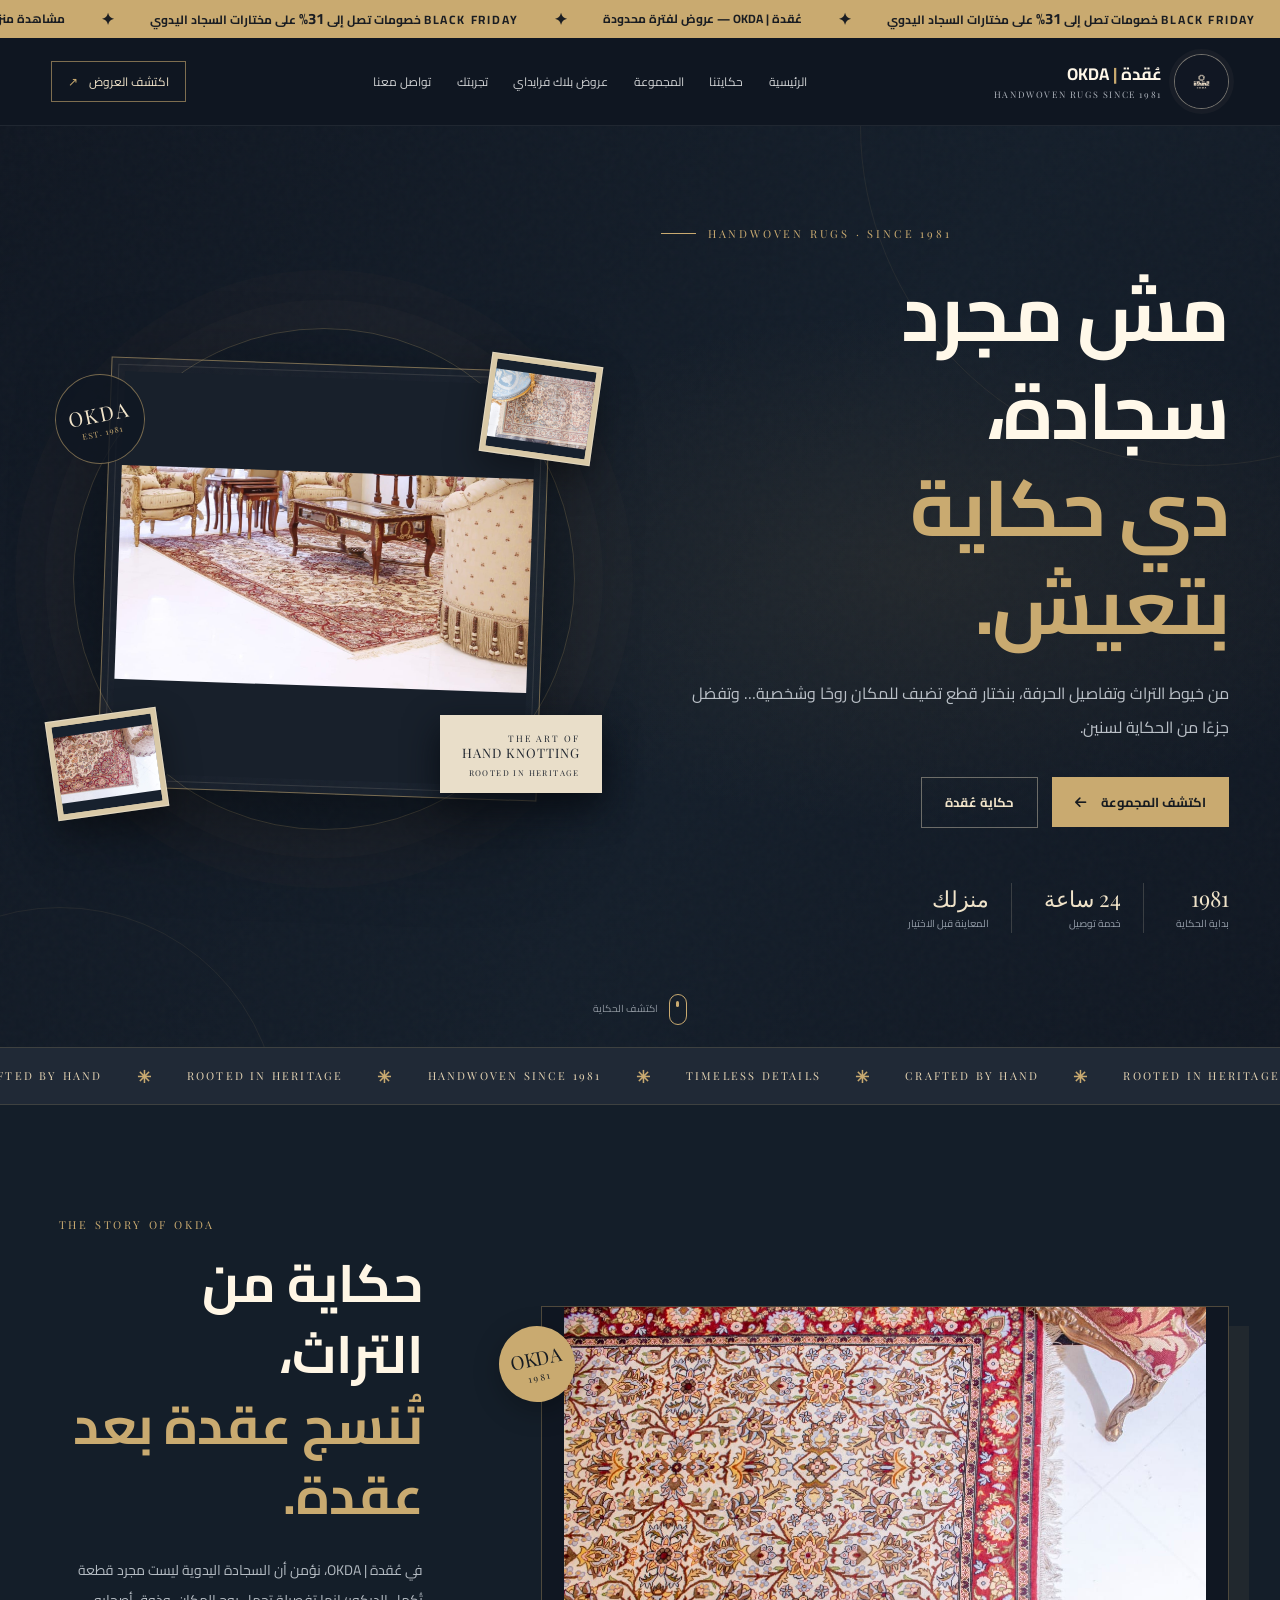
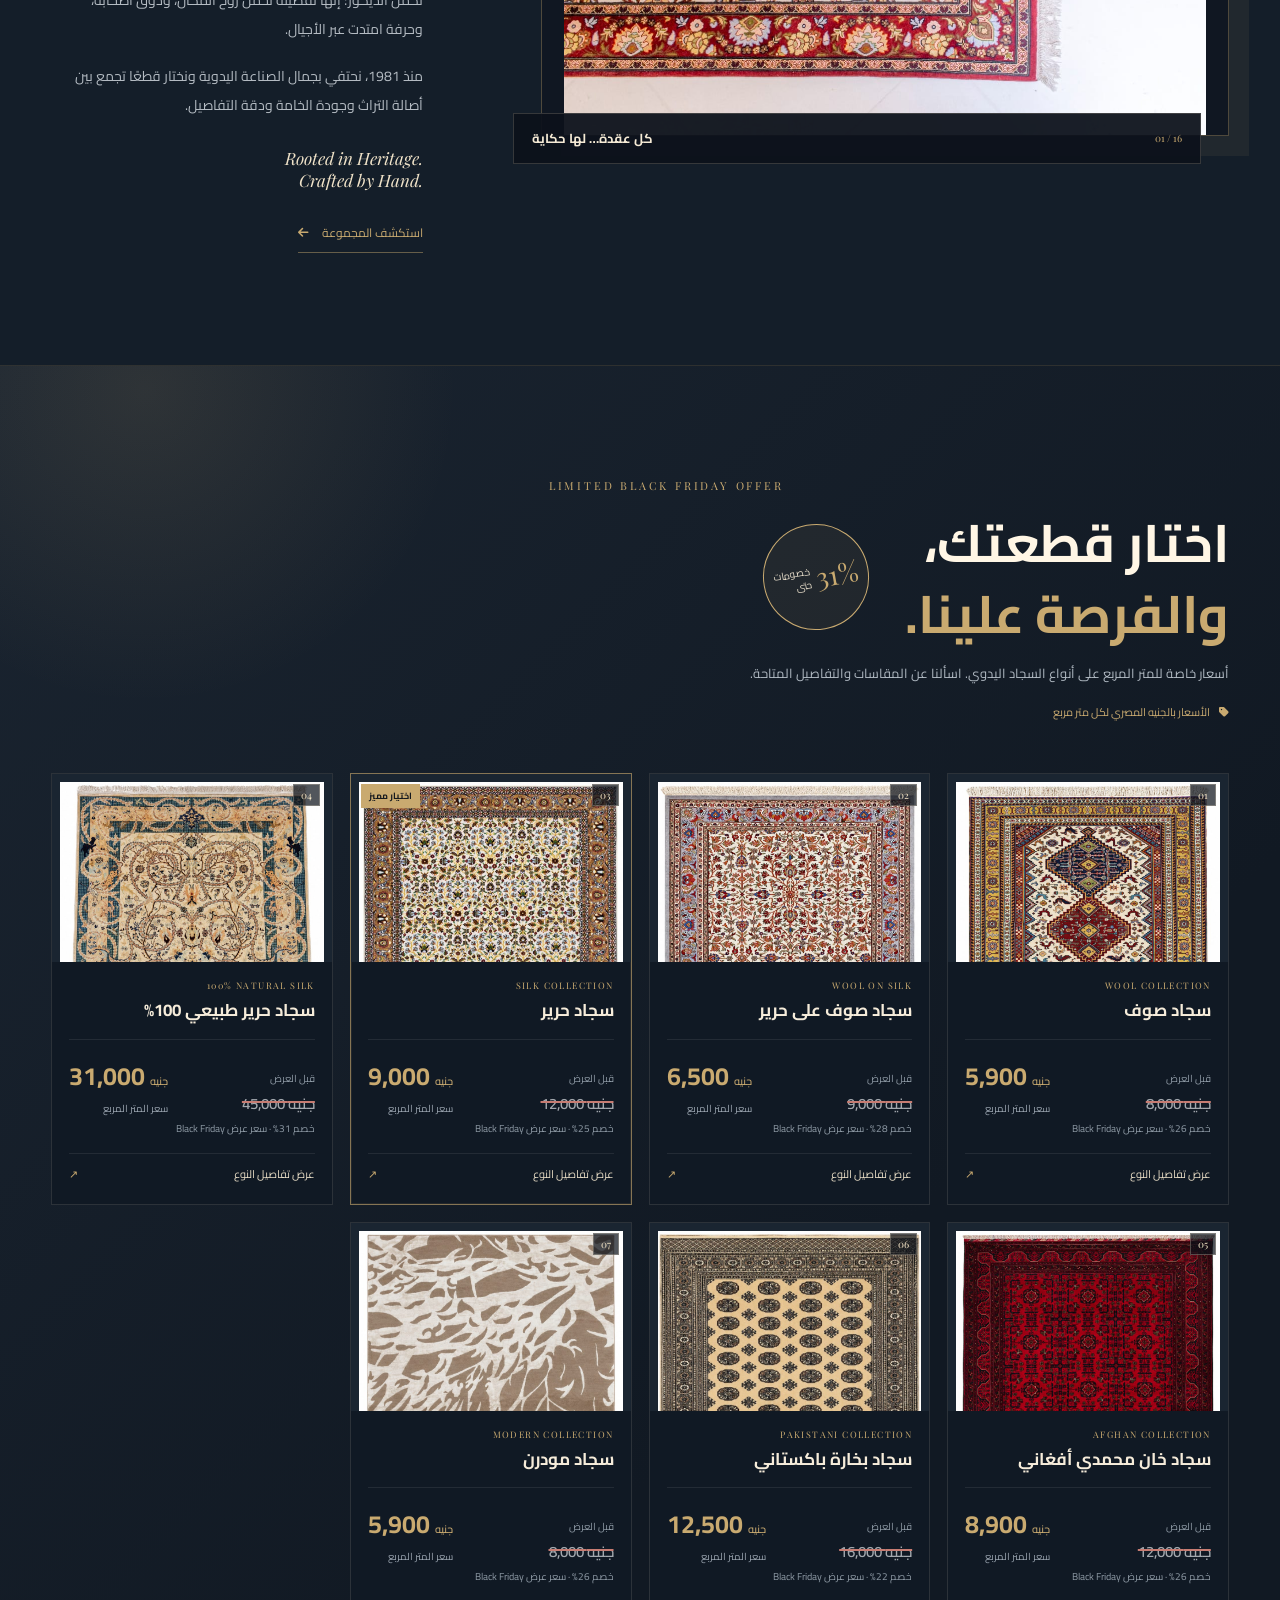
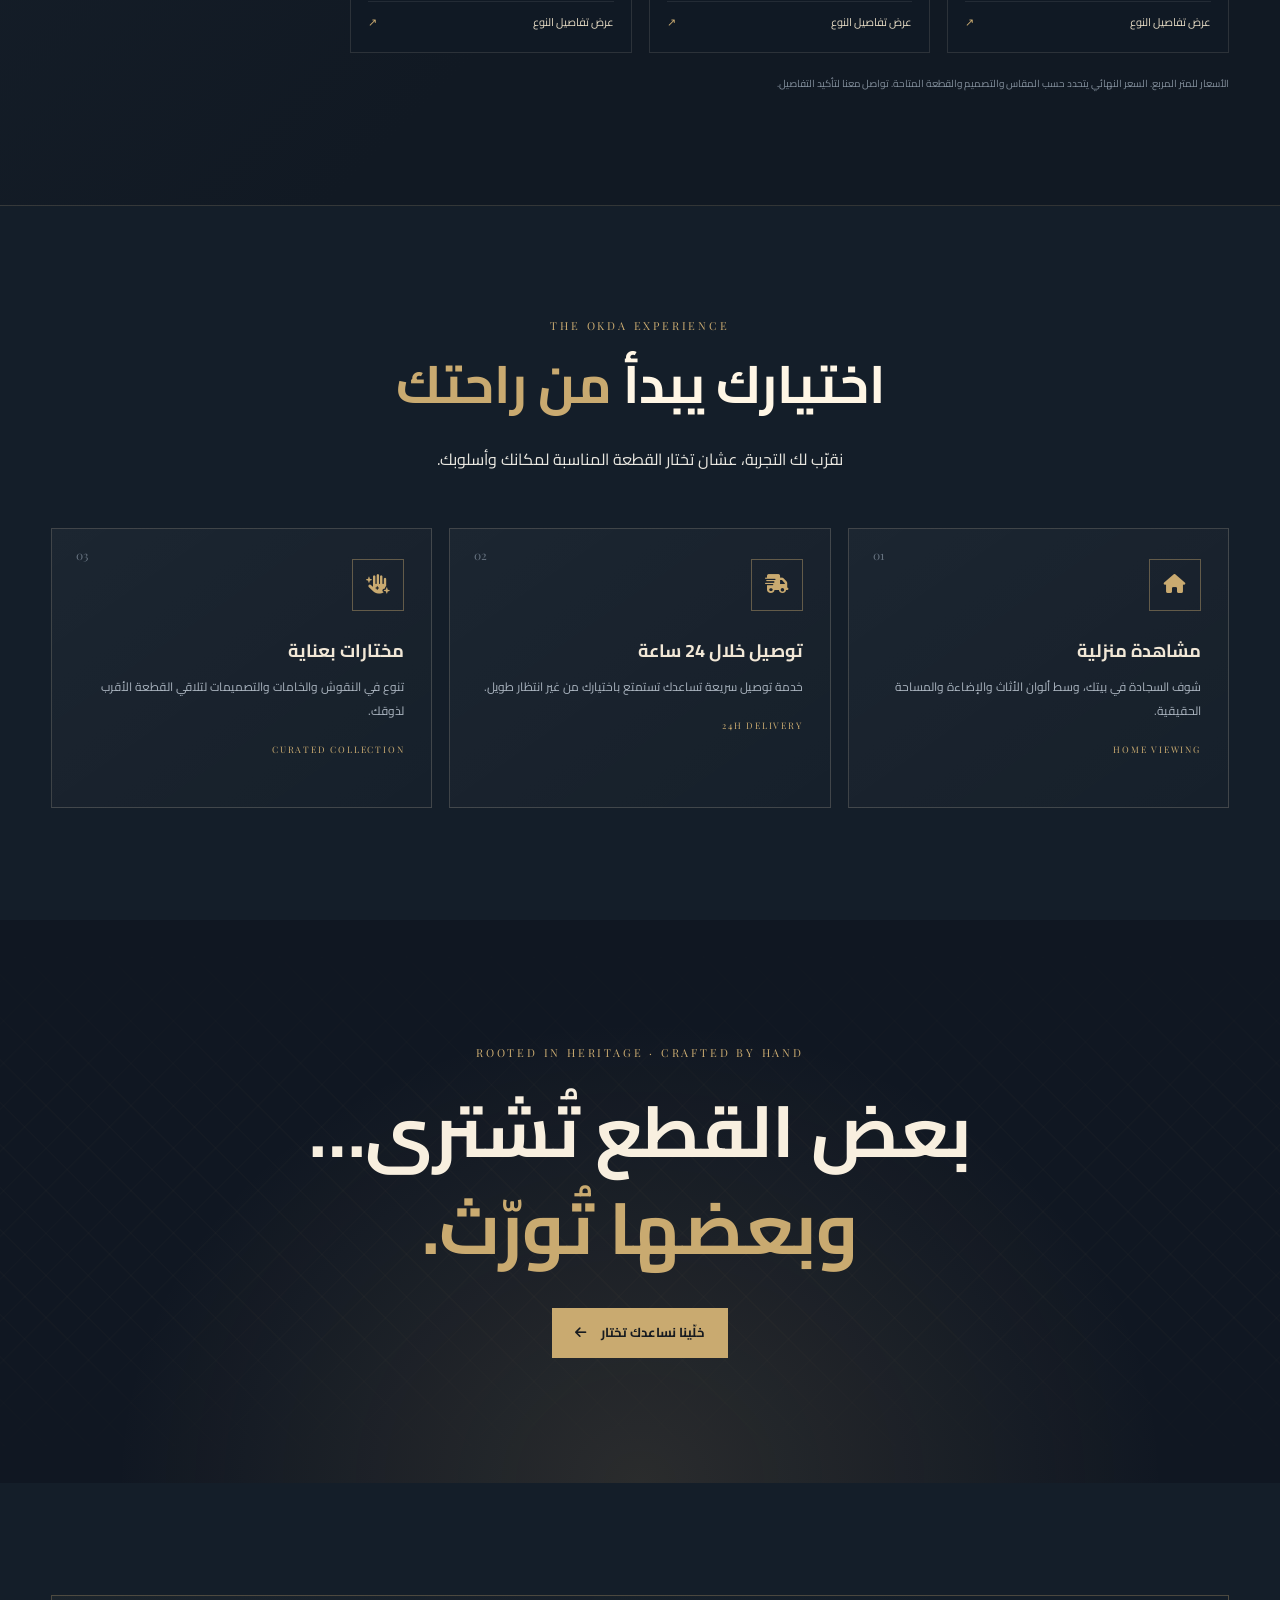
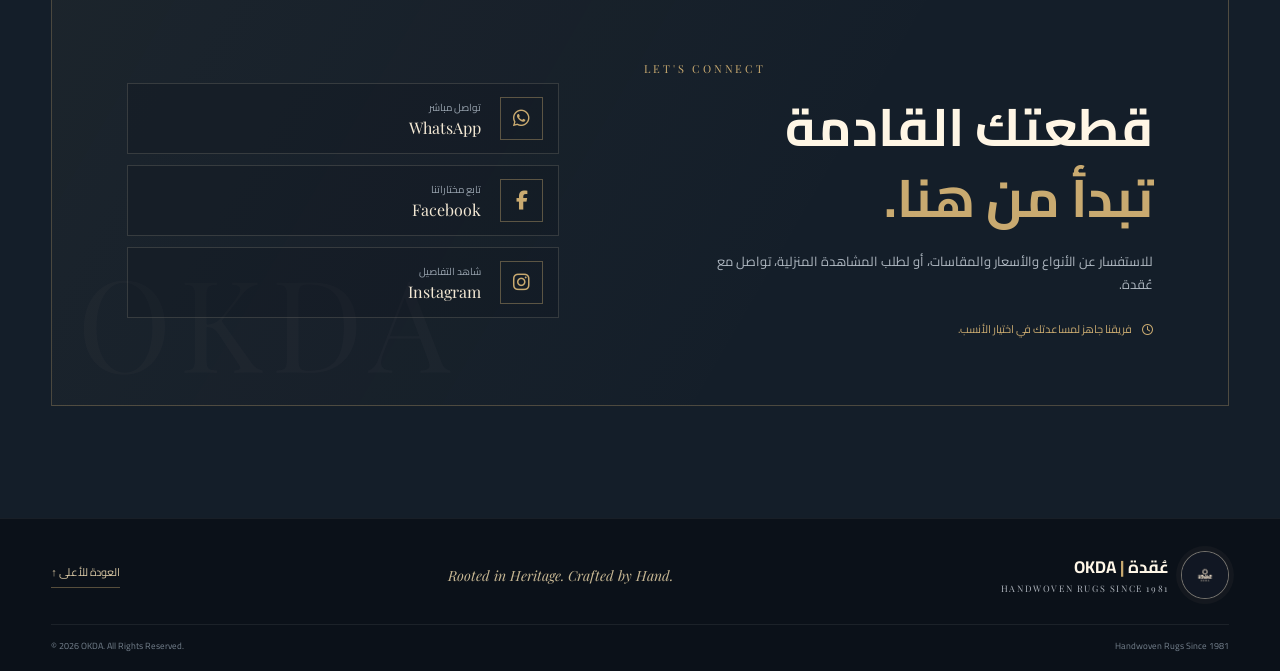
<file: index.html>
<!DOCTYPE html>
<html lang="ar" dir="rtl">
<head>
  <meta charset="UTF-8">
  <meta name="viewport" content="width=device-width, initial-scale=1.0">
  <meta name="theme-color" content="#121823">
  <title>عُقدة | OKDA — سجاد يدوي منذ 1981</title>
  <meta name="description" content="عُقدة | OKDA — سجاد يدوي منذ 1981. اكتشف السجاد اليدوي، واستفد من عروض Black Friday، مع خدمة المشاهدة المنزلية والتوصيل خلال 24 ساعة.">
  <meta name="robots" content="index, follow">
  <link rel="canonical" href="https://alhassan2005.github.io/okda-website/">
  <meta property="og:title" content="عُقدة | OKDA — Handwoven Rugs Since 1981">
  <meta property="og:description" content="Rooted in Heritage. Crafted by Hand. اكتشف أنواع السجاد اليدوي وعروض عُقدة.">
  <meta property="og:type" content="website">
  <meta property="og:url" content="https://alhassan2005.github.io/okda-website/">
  <meta property="og:image" content="https://alhassan2005.github.io/okda-website/images/Logo.jpeg">
  <meta property="og:site_name" content="عُقدة | OKDA">
  <link rel="icon" href="images/Logo.jpeg">
  <link rel="preconnect" href="https://fonts.googleapis.com">
  <link rel="preconnect" href="https://fonts.gstatic.com" crossorigin>
  <link href="https://fonts.googleapis.com/css2?family=Cairo:wght@400;500;600;700;800&family=Playfair+Display:wght@500;600;700&display=swap" rel="stylesheet">
  <link rel="stylesheet" href="https://cdnjs.cloudflare.com/ajax/libs/font-awesome/6.7.2/css/all.min.css">
  <link rel="stylesheet" href="style.css">
  <script type="application/ld+json">
  {
    "@context": "https://schema.org",
    "@type": "Organization",
    "name": "عُقدة | OKDA",
    "url": "https://alhassan2005.github.io/okda-website/",
    "logo": "https://alhassan2005.github.io/okda-website/images/Logo.jpeg",
    "description": "Handwoven Rugs Since 1981. Rooted in Heritage. Crafted by Hand."
  }
  </script>
</head>
<body>
  <div class="scroll-progress" id="scrollProgress"></div>

  <!-- Black Friday announcement -->
  <a class="sale-ribbon" href="#offers" aria-label="انتقل مباشرة إلى عروض بلاك فرايداي" title="اضغط لاستكشاف عروض بلاك فرايداي">
    <div class="sale-ribbon__track">
      <span><b>BLACK FRIDAY</b> خصومات تصل إلى <strong>31%</strong> على مختارات السجاد اليدوي</span>
      <i>✦</i>
      <span>عُقدة | OKDA — عروض لفترة محدودة</span>
      <i>✦</i>
      <span><b>BLACK FRIDAY</b> خصومات تصل إلى <strong>31%</strong> على مختارات السجاد اليدوي</span>
      <i>✦</i>
      <span>مشاهدة منزلية • توصيل خلال 24 ساعة</span>
      <i>✦</i>
    </div>
  </a>

  <header class="site-header" id="navbar">
    <div class="container header-inner">
      <a href="#home" class="brand" aria-label="عُقدة الصفحة الرئيسية">
        <span class="brand__logo"><img src="images/Logo.jpeg" alt="شعار عُقدة OKDA"></span>
        <span class="brand__copy"><strong>عُقدة <em>|</em> OKDA</strong><small>HANDWOVEN RUGS SINCE 1981</small></span>
      </a>
      <nav class="main-nav" id="navLinks" aria-label="القائمة الرئيسية">
        <a href="#home">الرئيسية</a>
        <a href="#story">حكايتنا</a>
        <a href="#offers">المجموعة</a>
        <a href="#offers">عروض بلاك فرايداي</a>
        <a href="#experience">تجربتك</a>
        <a href="#contact">تواصل معنا</a>
      </nav>
      <a class="header-cta" href="#offers">اكتشف العروض <span>↗</span></a>
      <button class="menu-toggle" id="menuBtn" aria-label="فتح القائمة" aria-expanded="false"><span></span><span></span><span></span></button>
    </div>
  </header>

  <main>
    <!-- Hero -->
    <section class="hero" id="home">
      <div class="hero-grain"></div>
      <div class="hero-orbit hero-orbit--one"></div>
      <div class="hero-orbit hero-orbit--two"></div>
      <div class="container hero-layout">
        <div class="hero-copy reveal">
          <p class="eyebrow"><span></span> HANDWOVEN RUGS · SINCE 1981</p>
          <h1>مش مجرد سجادة،<br><span>دي حكاية بتعيش.</span></h1>
          <p class="hero-lead">من خيوط التراث وتفاصيل الحرفة، بنختار قطع تضيف للمكان روحًا وشخصية… وتفضل جزءًا من الحكاية لسنين.</p>
          <div class="hero-actions">
            <a class="button button--gold" href="#offers">اكتشف المجموعة <i class="fa-solid fa-arrow-left"></i></a>
            <a class="button button--ghost" href="#story">حكاية عُقدة</a>
          </div>
          <div class="hero-proof">
            <div><strong>1981</strong><span>بداية الحكاية</span></div>
            <div><strong>24 ساعة</strong><span>خدمة توصيل</span></div>
            <div><strong>منزلك</strong><span>المعاينة قبل الاختيار</span></div>
          </div>
        </div>
        <div class="hero-art reveal reveal-delay">
          <div class="hero-art__halo"></div>
          <div class="hero-art__frame">
            <img class="hero-art__main" src="images/image16.jpeg" alt="سجادة يدوية ضمن مجموعة عُقدة" fetchpriority="high">
          </div>
          <div class="hero-art__tag"><span>THE ART OF</span><strong>HAND KNOTTING</strong><small>ROOTED IN HERITAGE</small></div>
          <div class="hero-art__stamp"><span>OKDA</span><small>EST. 1981</small></div>
          <div class="hero-art__mini hero-art__mini--top"><img src="images/image11.jpeg" alt="تفاصيل نسيج سجادة يدوية"></div>
          <div class="hero-art__mini hero-art__mini--bottom"><img src="images/image23.jpeg" alt="تفاصيل تصميم سجادة من مجموعة عُقدة"></div>
        </div>
      </div>
      <a href="#story" class="scroll-cue"><span></span> اكتشف الحكاية</a>
    </section>

    <!-- Brand strip -->
    <div class="craft-strip"><div class="craft-strip__track"><span>ROOTED IN HERITAGE</span><b>✳</b><span>CRAFTED BY HAND</span><b>✳</b><span>TIMELESS DETAILS</span><b>✳</b><span>HANDWOVEN SINCE 1981</span><b>✳</b><span>ROOTED IN HERITAGE</span><b>✳</b><span>CRAFTED BY HAND</span><b>✳</b></div></div>

    <!-- Story -->
    <section class="story-section section-pad" id="story">
      <div class="container story-grid">
        <div class="story-media reveal">
          <div class="story-slider" id="aboutSlider">
            <img src="images/image20.jpeg" alt="سجادة يدوية من مجموعة عُقدة" loading="lazy">
            <img src="images/image11.jpeg" alt="تفاصيل سجادة يدوية من عُقدة" loading="lazy">
            <img src="images/image18.jpeg" alt="سجادة يدوية في مساحة معيشة" loading="lazy">
            <img src="images/image15.jpeg" alt="سجادة كلاسيكية ضمن مختارات عُقدة" loading="lazy">
            <img src="images/image13.jpeg" alt="تفاصيل سجادة شرقية" loading="lazy">
            <img src="images/image7.jpeg" alt="سجادة يدوية في غرفة معيشة" loading="lazy">
            <img src="images/image8.jpeg" alt="سجادة يدوية بتصميم هادئ" loading="lazy">
            <img src="images/image9.jpeg" alt="سجادة فاتحة ضمن مجموعة عُقدة" loading="lazy">
            <img src="images/image10.jpeg" alt="تفاصيل سجادة يدوية" loading="lazy">
            <img src="images/image16.jpeg" alt="سجادة كلاسيكية في منزل" loading="lazy">
            <img src="images/image12.jpeg" alt="سجادة يدوية بتصميم معاصر" loading="lazy">
            <img src="images/image17.jpeg" alt="سجادة ضمن ديكور منزلي" loading="lazy">
            <img src="images/image19.jpeg" alt="تفاصيل نقوش سجادة يدوية" loading="lazy">
            <img src="images/image21.jpeg" alt="سجادة في مجلس كلاسيكي" loading="lazy">
            <img src="images/image22.jpeg" alt="سجادة يدوية في مساحة داخلية" loading="lazy">
            <img src="images/image23.jpeg" alt="تفاصيل سجادة شرقية يدوية" loading="lazy">
          </div>
          <div class="story-media__caption"><span>01 / 16</span><strong>كل عقدة… لها حكاية</strong></div>
          <div class="story-media__seal">OKDA <span>1981</span></div>
        </div>
        <div class="story-copy reveal reveal-delay">
          <p class="section-kicker">THE STORY OF OKDA</p>
          <h2>حكاية من التراث،<br><span>تُنسج عقدة بعد عقدة.</span></h2>
          <p>في عُقدة | OKDA، نؤمن أن السجادة اليدوية ليست مجرد قطعة تُكمل الديكور؛ إنها تفصيلة تحمل روح المكان، وذوق أصحابه، وحرفة امتدت عبر الأجيال.</p>
          <p>منذ 1981، نحتفي بجمال الصناعة اليدوية ونختار قطعًا تجمع بين أصالة التراث وجودة الخامة ودقة التفاصيل.</p>
          <div class="story-signature"><span>Rooted in Heritage.</span><span>Crafted by Hand.</span></div>
          <a class="text-link" href="#offers">استكشف المجموعة <i class="fa-solid fa-arrow-left"></i></a>
        </div>
      </div>
    </section>

    <!-- Black Friday prices -->
    <section class="offers-section section-pad" id="offers">
      <div class="offers-glow"></div>
      <div class="container offers-container">
        <div class="offers-heading reveal">
          <p class="section-kicker">LIMITED BLACK FRIDAY OFFER</p>
          <div class="offers-title-line"><h2>اختار قطعتك،<br><span>والفرصة علينا.</span></h2><div class="discount-seal"><strong>31%</strong><span>خصومات<br>حتى</span></div></div>
          <p>أسعار خاصة للمتر المربع على أنواع السجاد اليدوي. اسألنا عن المقاسات والتفاصيل المتاحة.</p>
          <div class="offer-note"><i class="fa-solid fa-tag"></i> الأسعار بالجنيه المصري لكل متر مربع</div>
        </div>
        <div class="price-grid" id="priceGrid">
          <a class="price-card reveal" data-category="wool" href="products/wool.html" aria-label="عرض تفاصيل سجاد صوف">
            <div class="price-card__image"><img src="images/wool.jpeg" alt="سجادة من مختارات الصوف" loading="lazy"><span>01</span></div>
            <div class="price-card__body"><p class="price-card__type">WOOL COLLECTION</p><h3>سجاد صوف</h3><div class="price-card__price"><div class="price-card__old-price"><span>قبل العرض</span><del>8,000 جنيه</del></div><div class="price-card__current-price"><strong>5,900 <small>جنيه</small></strong><span>سعر المتر المربع</span></div></div><p class="price-card__fine">خصم 26% · سعر عرض Black Friday</p><span class="price-card__detail">عرض تفاصيل النوع <i>↗</i></span></div>
          </a>
          <a class="price-card reveal reveal-delay" data-category="wool-silk" href="products/wool-on-silk.html" aria-label="عرض تفاصيل سجاد صوف على حرير">
            <div class="price-card__image"><img src="images/wool on silk.jpeg" alt="سجادة من مختارات الصوف على حرير" loading="lazy"><span>02</span></div>
            <div class="price-card__body"><p class="price-card__type">WOOL ON SILK</p><h3>سجاد صوف على حرير</h3><div class="price-card__price"><div class="price-card__old-price"><span>قبل العرض</span><del>9,000 جنيه</del></div><div class="price-card__current-price"><strong>6,500 <small>جنيه</small></strong><span>سعر المتر المربع</span></div></div><p class="price-card__fine">خصم 28% · سعر عرض Black Friday</p><span class="price-card__detail">عرض تفاصيل النوع <i>↗</i></span></div>
          </a>
          <a class="price-card price-card--featured reveal" data-category="silk" href="products/silk.html" aria-label="عرض تفاصيل سجاد حرير">
            <div class="price-card__image"><img src="images/cotton.jpeg" alt="سجادة من مختارات الحرير" loading="lazy"><span>03</span><b>اختيار مميز</b></div>
            <div class="price-card__body"><p class="price-card__type">SILK COLLECTION</p><h3>سجاد حرير</h3><div class="price-card__price"><div class="price-card__old-price"><span>قبل العرض</span><del>12,000 جنيه</del></div><div class="price-card__current-price"><strong>9,000 <small>جنيه</small></strong><span>سعر المتر المربع</span></div></div><p class="price-card__fine">خصم 25% · سعر عرض Black Friday</p><span class="price-card__detail">عرض تفاصيل النوع <i>↗</i></span></div>
          </a>
          <a class="price-card reveal" data-category="natural-silk" href="products/natural-silk.html" aria-label="عرض تفاصيل سجاد حرير طبيعي 100%">
            <div class="price-card__image"><img src="images/silk.jpeg" alt="سجادة من مختارات الحرير الطبيعي" loading="lazy"><span>04</span></div>
            <div class="price-card__body"><p class="price-card__type">100% NATURAL SILK</p><h3>سجاد حرير طبيعي 100%</h3><div class="price-card__price"><div class="price-card__old-price"><span>قبل العرض</span><del>45,000 جنيه</del></div><div class="price-card__current-price"><strong>31,000 <small>جنيه</small></strong><span>سعر المتر المربع</span></div></div><p class="price-card__fine">خصم 31% · سعر عرض Black Friday</p><span class="price-card__detail">عرض تفاصيل النوع <i>↗</i></span></div>
          </a>
          <a class="price-card reveal reveal-delay" data-category="khan" href="products/khan-mohammadi-afghani.html" aria-label="عرض تفاصيل سجاد خان محمدي أفغاني">
            <div class="price-card__image"><img src="images/khan mohammadi.jpeg" alt="سجادة من مختارات خان محمدي الأفغاني" loading="lazy"><span>05</span></div>
            <div class="price-card__body"><p class="price-card__type">AFGHAN COLLECTION</p><h3>سجاد خان محمدي أفغاني</h3><div class="price-card__price"><div class="price-card__old-price"><span>قبل العرض</span><del>12,000 جنيه</del></div><div class="price-card__current-price"><strong>8,900 <small>جنيه</small></strong><span>سعر المتر المربع</span></div></div><p class="price-card__fine">خصم 26% · سعر عرض Black Friday</p><span class="price-card__detail">عرض تفاصيل النوع <i>↗</i></span></div>
          </a>
          <a class="price-card reveal" data-category="bukhara" href="products/bukhara-pakistani.html" aria-label="عرض تفاصيل سجاد بخارة باكستاني">
            <div class="price-card__image"><img src="images/bukhara.jpeg" alt="سجادة من مختارات بخارة باكستاني" loading="lazy"><span>06</span></div>
            <div class="price-card__body"><p class="price-card__type">PAKISTANI COLLECTION</p><h3>سجاد بخارة باكستاني</h3><div class="price-card__price"><div class="price-card__old-price"><span>قبل العرض</span><del>16,000 جنيه</del></div><div class="price-card__current-price"><strong>12,500 <small>جنيه</small></strong><span>سعر المتر المربع</span></div></div><p class="price-card__fine">خصم 22% · سعر عرض Black Friday</p><span class="price-card__detail">عرض تفاصيل النوع <i>↗</i></span></div>
          </a>
          <a class="price-card reveal reveal-delay" data-category="modern" href="products/modern.html" aria-label="عرض تفاصيل سجاد مودرن">
            <div class="price-card__image"><img src="images/modern.jpeg" alt="سجادة من مجموعة المودرن" loading="lazy"><span>07</span></div>
            <div class="price-card__body"><p class="price-card__type">MODERN COLLECTION</p><h3>سجاد مودرن</h3><div class="price-card__price"><div class="price-card__old-price"><span>قبل العرض</span><del>8,000 جنيه</del></div><div class="price-card__current-price"><strong>5,900 <small>جنيه</small></strong><span>سعر المتر المربع</span></div></div><p class="price-card__fine">خصم 26% · سعر عرض Black Friday</p><span class="price-card__detail">عرض تفاصيل النوع <i>↗</i></span></div>
          </a>
        </div>
        <p class="prices-disclaimer">الأسعار للمتر المربع. السعر النهائي يتحدد حسب المقاس والتصميم والقطعة المتاحة. تواصل معنا لتأكيد التفاصيل.</p>
      </div>
    </section>

    <!-- Experience -->
    <section class="experience-section section-pad" id="experience">
      <div class="container">
        <div class="section-head section-head--center reveal"><div><p class="section-kicker">THE OKDA EXPERIENCE</p><h2>اختيارك يبدأ <span>من راحتك</span></h2></div><p>نقرّب لك التجربة، عشان تختار القطعة المناسبة لمكانك وأسلوبك.</p></div>
        <div class="experience-grid">
          <article class="experience-card reveal"><span class="experience-card__number">01</span><div class="experience-card__icon"><i class="fa-solid fa-house"></i></div><h3>مشاهدة منزلية</h3><p>شوف السجادة في بيتك، وسط ألوان الأثاث والإضاءة والمساحة الحقيقية.</p><small>HOME VIEWING</small></article>
          <article class="experience-card reveal reveal-delay"><span class="experience-card__number">02</span><div class="experience-card__icon"><i class="fa-solid fa-truck-fast"></i></div><h3>توصيل خلال 24 ساعة</h3><p>خدمة توصيل سريعة تساعدك تستمتع باختيارك من غير انتظار طويل.</p><small>24H DELIVERY</small></article>
          <article class="experience-card reveal"><span class="experience-card__number">03</span><div class="experience-card__icon"><i class="fa-solid fa-hand-sparkles"></i></div><h3>مختارات بعناية</h3><p>تنوع في النقوش والخامات والتصميمات لتلاقي القطعة الأقرب لذوقك.</p><small>CURATED COLLECTION</small></article>
        </div>
      </div>
    </section>

    <!-- Brand statement -->
    <section class="statement-section">
      <div class="statement-pattern"></div>
      <div class="container statement-content reveal">
        <p class="section-kicker">ROOTED IN HERITAGE · CRAFTED BY HAND</p>
        <h2>بعض القطع تُشترى…<br><span>وبعضها تُورّث.</span></h2>
        <a class="button button--gold" href="#contact">خلّينا نساعدك تختار <i class="fa-solid fa-arrow-left"></i></a>
      </div>
    </section>

    <!-- Contact -->
    <section class="contact-section section-pad" id="contact">
      <div class="container contact-panel">
        <div class="contact-copy reveal"><p class="section-kicker">LET'S CONNECT</p><h2>قطعتك القادمة<br><span>تبدأ من هنا.</span></h2><p>للاستفسار عن الأنواع والأسعار والمقاسات، أو لطلب المشاهدة المنزلية، تواصل مع عُقدة.</p><div class="contact-promise"><i class="fa-regular fa-clock"></i> فريقنا جاهز لمساعدتك في اختيار الأنسب.</div></div>
        <div class="contact-links reveal reveal-delay">
          <a href="https://wa.me/201222663171" target="_blank" rel="noopener" class="contact-link"><span class="contact-link__icon"><i class="fa-brands fa-whatsapp"></i></span><span><small>تواصل مباشر</small><strong>WhatsApp</strong></span><i class="fa-solid fa-arrow-up-left-from-circle"></i></a>
          <a href="https://www.facebook.com/share/1HsdVwJ2Lc/" target="_blank" rel="noopener" class="contact-link"><span class="contact-link__icon"><i class="fa-brands fa-facebook-f"></i></span><span><small>تابع مختاراتنا</small><strong>Facebook</strong></span><i class="fa-solid fa-arrow-up-left-from-circle"></i></a>
          <a href="https://www.instagram.com/okda.carpet?exln=OG5kMmdsbGdleWFt" target="_blank" rel="noopener" class="contact-link"><span class="contact-link__icon"><i class="fa-brands fa-instagram"></i></span><span><small>شاهد التفاصيل</small><strong>Instagram</strong></span><i class="fa-solid fa-arrow-up-left-from-circle"></i></a>
        </div>
      </div>
    </section>
  </main>

  <footer class="site-footer">
    <div class="container footer-top">
      <a href="#home" class="brand brand--footer"><span class="brand__logo"><img src="images/Logo.jpeg" alt="شعار عُقدة"></span><span class="brand__copy"><strong>عُقدة <em>|</em> OKDA</strong><small>HANDWOVEN RUGS SINCE 1981</small></span></a>
      <p>Rooted in Heritage. Crafted by Hand.</p>
      <a href="#home" class="back-top">العودة للأعلى ↑</a>
    </div>
    <div class="container footer-bottom"><span>© <span id="year">2026</span> OKDA. All Rights Reserved.</span><span>Handwoven Rugs Since 1981</span></div>
  </footer>

  <script src="script.js"></script>
</body>
</html>
</file>
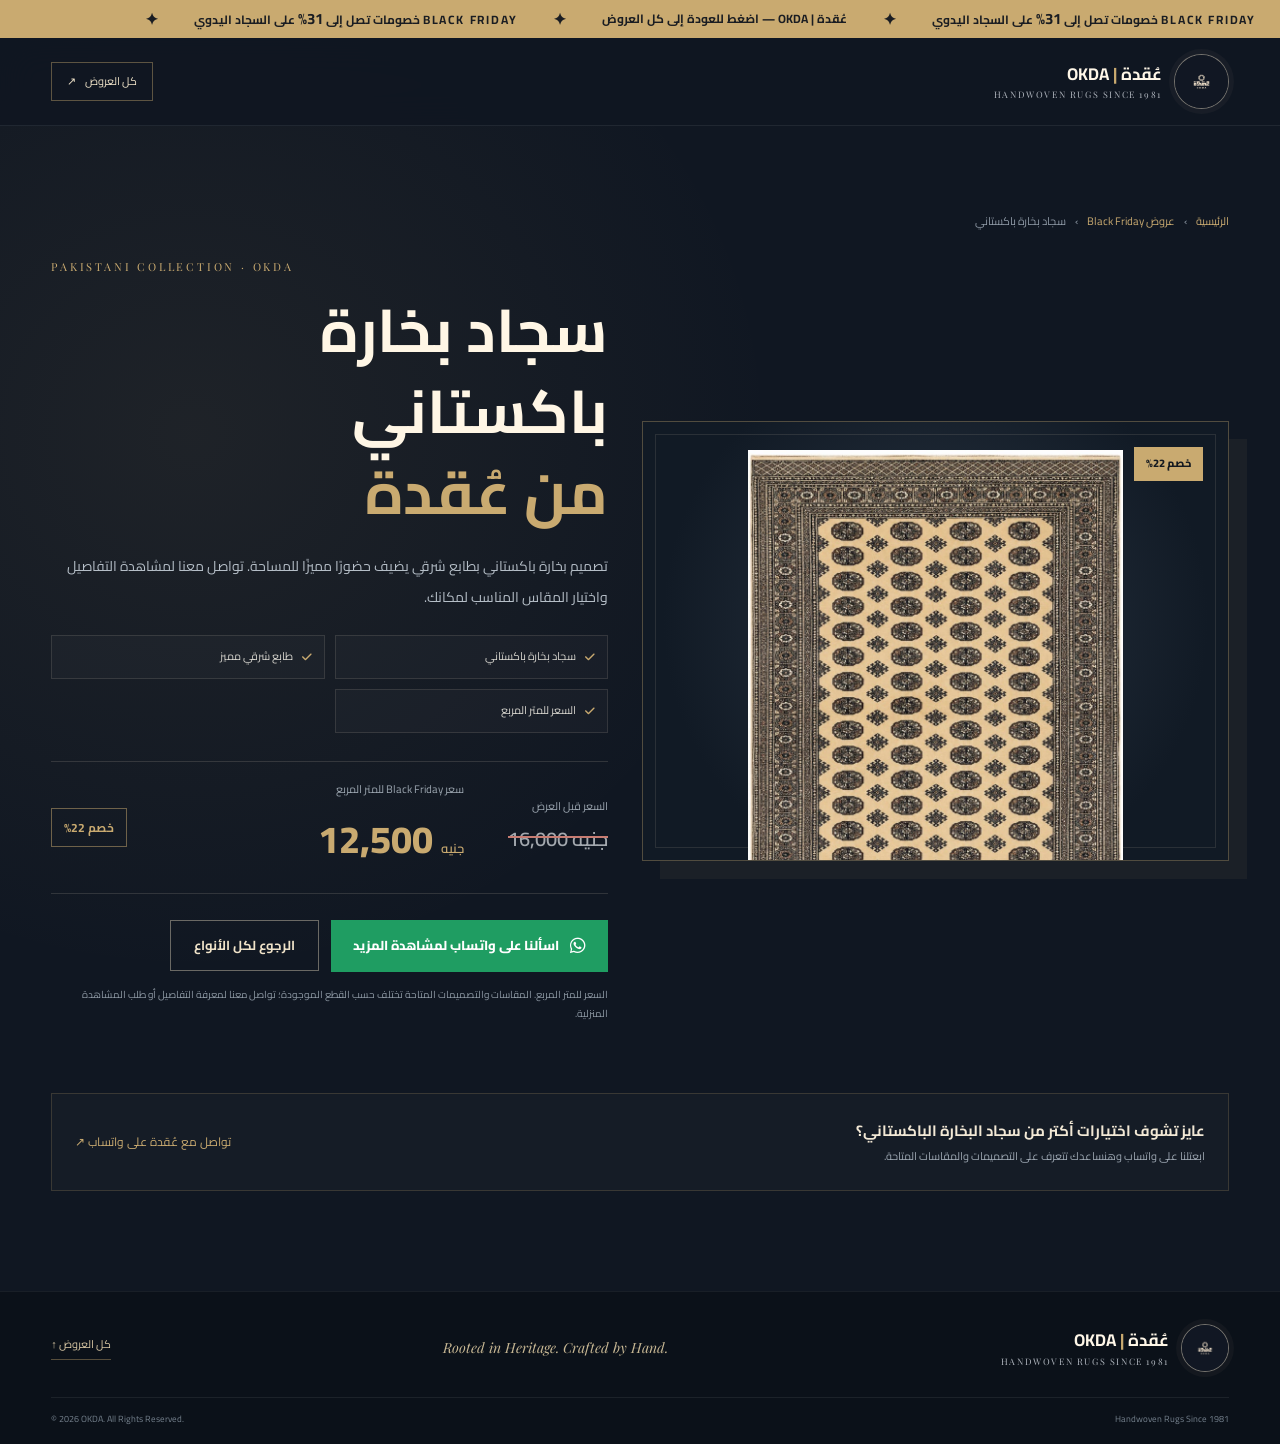
<file: products/bukhara-pakistani.html>
<!DOCTYPE html>
<html lang="ar" dir="rtl">
<head>
  <meta charset="UTF-8">
  <meta name="viewport" content="width=device-width, initial-scale=1.0">
  <meta name="theme-color" content="#121823">
  <title>سجاد بخارة باكستاني | عُقدة OKDA - سعر المتر وعروض Black Friday</title>
  <meta name="description" content="اكتشف سجاد بخارة باكستاني من عُقدة OKDA. سعر المتر المربع 12,500 جنيه بدلًا من 16,000 جنيه ضمن عروض Black Friday. تواصل معنا عبر واتساب لمعرفة المقاسات والتفاصيل.">
  <meta name="robots" content="index, follow">
  <link rel="canonical" href="https://alhassan2005.github.io/okda-website/products/bukhara-pakistani.html">
  <meta property="og:title" content="سجاد بخارة باكستاني | عُقدة OKDA - سعر المتر وعروض Black Friday">
  <meta property="og:description" content="اكتشف سجاد بخارة باكستاني من عُقدة OKDA. سعر المتر المربع 12,500 جنيه بدلًا من 16,000 جنيه ضمن عروض Black Friday. تواصل معنا عبر واتساب لمعرفة المقاسات والتفاصيل.">
  <meta property="og:type" content="product">
  <meta property="og:url" content="https://alhassan2005.github.io/okda-website/products/bukhara-pakistani.html">
  <meta property="og:image" content="https://alhassan2005.github.io/okda-website/images/bukhara.jpeg">
  <link rel="icon" href="../images/Logo.jpeg">
  <link rel="preconnect" href="https://fonts.googleapis.com">
  <link rel="preconnect" href="https://fonts.gstatic.com" crossorigin>
  <link href="https://fonts.googleapis.com/css2?family=Cairo:wght@400;500;600;700;800&family=Playfair+Display:wght@500;600;700&display=swap" rel="stylesheet">
  <link rel="stylesheet" href="https://cdnjs.cloudflare.com/ajax/libs/font-awesome/6.7.2/css/all.min.css">
  <link rel="stylesheet" href="../style.css">
</head>
<body class="product-page">
  <a class="sale-ribbon" href="../index.html#offers" aria-label="العودة إلى عروض بلاك فرايداي">
    <div class="sale-ribbon__track">
      <span><b>BLACK FRIDAY</b> خصومات تصل إلى <strong>31%</strong> على السجاد اليدوي</span><i>✦</i>
      <span>عُقدة | OKDA — اضغط للعودة إلى كل العروض</span><i>✦</i>
      <span><b>BLACK FRIDAY</b> خصومات تصل إلى <strong>31%</strong> على السجاد اليدوي</span><i>✦</i>
    </div>
  </a>
  <header class="site-header">
    <div class="container header-inner">
      <a href="../index.html" class="brand" aria-label="العودة إلى الصفحة الرئيسية">
        <span class="brand__logo"><img src="../images/Logo.jpeg" alt="شعار عُقدة OKDA"></span>
        <span class="brand__copy"><strong>عُقدة <em>|</em> OKDA</strong><small>HANDWOVEN RUGS SINCE 1981</small></span>
      </a>
      <div class="product-page-header-actions">
        <a class="product-back-link" href="../index.html#offers">كل العروض <span>↗</span></a>
      </div>
    </div>
  </header>

  <main>
    <section class="product-detail">
      <div class="container">
        <nav class="product-breadcrumb" aria-label="مسار الصفحة">
          <a href="../index.html">الرئيسية</a><span>›</span><a href="../index.html#offers">عروض Black Friday</a><span>›</span><span>سجاد بخارة باكستاني</span>
        </nav>
        <div class="product-detail-grid">
          <div class="product-detail-media">
            <span class="product-detail-badge">خصم 22%</span>
            <button type="button" class="product-image-trigger" aria-label="عرض صورة السجادة كاملة"><img src="../images/bukhara.jpeg" alt="سجادة بخارة باكستاني من مجموعة عُقدة" fetchpriority="high"></button>
          </div>
          <div class="product-detail-copy">
            <p class="section-kicker">PAKISTANI COLLECTION · OKDA</p>
            <h1>سجاد بخارة باكستاني<br><span>من عُقدة</span></h1>
            <p class="product-detail-description">تصميم بخارة باكستاني بطابع شرقي يضيف حضورًا مميزًا للمساحة. تواصل معنا لمشاهدة التفاصيل واختيار المقاس المناسب لمكانك.</p>
            <div class="product-detail-highlights">
              <div class="product-detail-highlight"><i class="fa-solid fa-check"></i><span>سجاد بخارة باكستاني</span></div>
              <div class="product-detail-highlight"><i class="fa-solid fa-check"></i><span>طابع شرقي مميز</span></div>
              <div class="product-detail-highlight"><i class="fa-solid fa-check"></i><span>السعر للمتر المربع</span></div>
            </div>
            <div class="product-detail-prices" aria-label="سعر المتر المربع">
              <div class="product-detail-old"><span>السعر قبل العرض</span><del>16,000 جنيه</del></div>
              <div class="product-detail-current"><span>سعر Black Friday للمتر المربع</span><strong>12,500 <small>جنيه</small></strong></div>
              <div class="product-detail-discount">خصم 22%</div>
            </div>
            <div class="product-detail-actions">
              <a class="product-whatsapp" href="https://wa.me/201222663171?text=%D8%A3%D8%B1%D9%8A%D8%AF%20%D9%85%D8%B9%D8%B1%D9%81%D8%A9%20%D8%AA%D9%81%D8%A7%D8%B5%D9%8A%D9%84%20%D8%B3%D8%AC%D8%A7%D8%AF%D8%A9%20%D8%A8%D8%AE%D8%A7%D8%B1%D8%A9%20%D8%A8%D8%A7%D9%83%D8%B3%D8%AA%D8%A7%D9%86%D9%8A%20%D9%85%D9%86%20%D8%B9%D9%8F%D9%82%D8%AF%D8%A9%20%D9%88%D8%A7%D9%84%D9%85%D9%82%D8%A7%D8%B3%D8%A7%D8%AA%20%D8%A7%D9%84%D9%85%D8%AA%D8%A7%D8%AD%D8%A9." target="_blank" rel="noopener noreferrer"><i class="fa-brands fa-whatsapp"></i> اسألنا على واتساب لمشاهدة المزيد</a>
              <a class="button button--ghost" href="../index.html#offers">الرجوع لكل الأنواع</a>
            </div>
            <p class="product-detail-footnote">السعر للمتر المربع. المقاسات والتصميمات المتاحة تختلف حسب القطع الموجودة؛ تواصل معنا لمعرفة التفاصيل أو طلب المشاهدة المنزلية.</p>
          </div>
        </div>
        <div class="product-more">
          <div><strong>عايز تشوف اختيارات أكتر من سجاد البخارة الباكستاني؟</strong><p>ابعتلنا على واتساب وهنساعدك تتعرف على التصميمات والمقاسات المتاحة.</p></div>
          <a href="https://wa.me/201222663171?text=%D8%A3%D8%B1%D9%8A%D8%AF%20%D9%85%D8%B9%D8%B1%D9%81%D8%A9%20%D8%AA%D9%81%D8%A7%D8%B5%D9%8A%D9%84%20%D8%B3%D8%AC%D8%A7%D8%AF%D8%A9%20%D8%A8%D8%AE%D8%A7%D8%B1%D8%A9%20%D8%A8%D8%A7%D9%83%D8%B3%D8%AA%D8%A7%D9%86%D9%8A%20%D9%85%D9%86%20%D8%B9%D9%8F%D9%82%D8%AF%D8%A9%20%D9%88%D8%A7%D9%84%D9%85%D9%82%D8%A7%D8%B3%D8%A7%D8%AA%20%D8%A7%D9%84%D9%85%D8%AA%D8%A7%D8%AD%D8%A9." target="_blank" rel="noopener noreferrer">تواصل مع عُقدة على واتساب ↗</a>
        </div>
      </div>
    </section>
  </main>
  <footer class="site-footer">
    <div class="container footer-top">
      <a href="../index.html" class="brand brand--footer"><span class="brand__logo"><img src="../images/Logo.jpeg" alt="شعار عُقدة"></span><span class="brand__copy"><strong>عُقدة <em>|</em> OKDA</strong><small>HANDWOVEN RUGS SINCE 1981</small></span></a>
      <p>Rooted in Heritage. Crafted by Hand.</p>
      <a href="../index.html#offers" class="back-top">كل العروض ↑</a>
    </div>
    <div class="container footer-bottom"><span>© 2026 OKDA. All Rights Reserved.</span><span>Handwoven Rugs Since 1981</span></div>
  </footer>
  <script src="../script.js"></script>
</body>
</html>
</file>
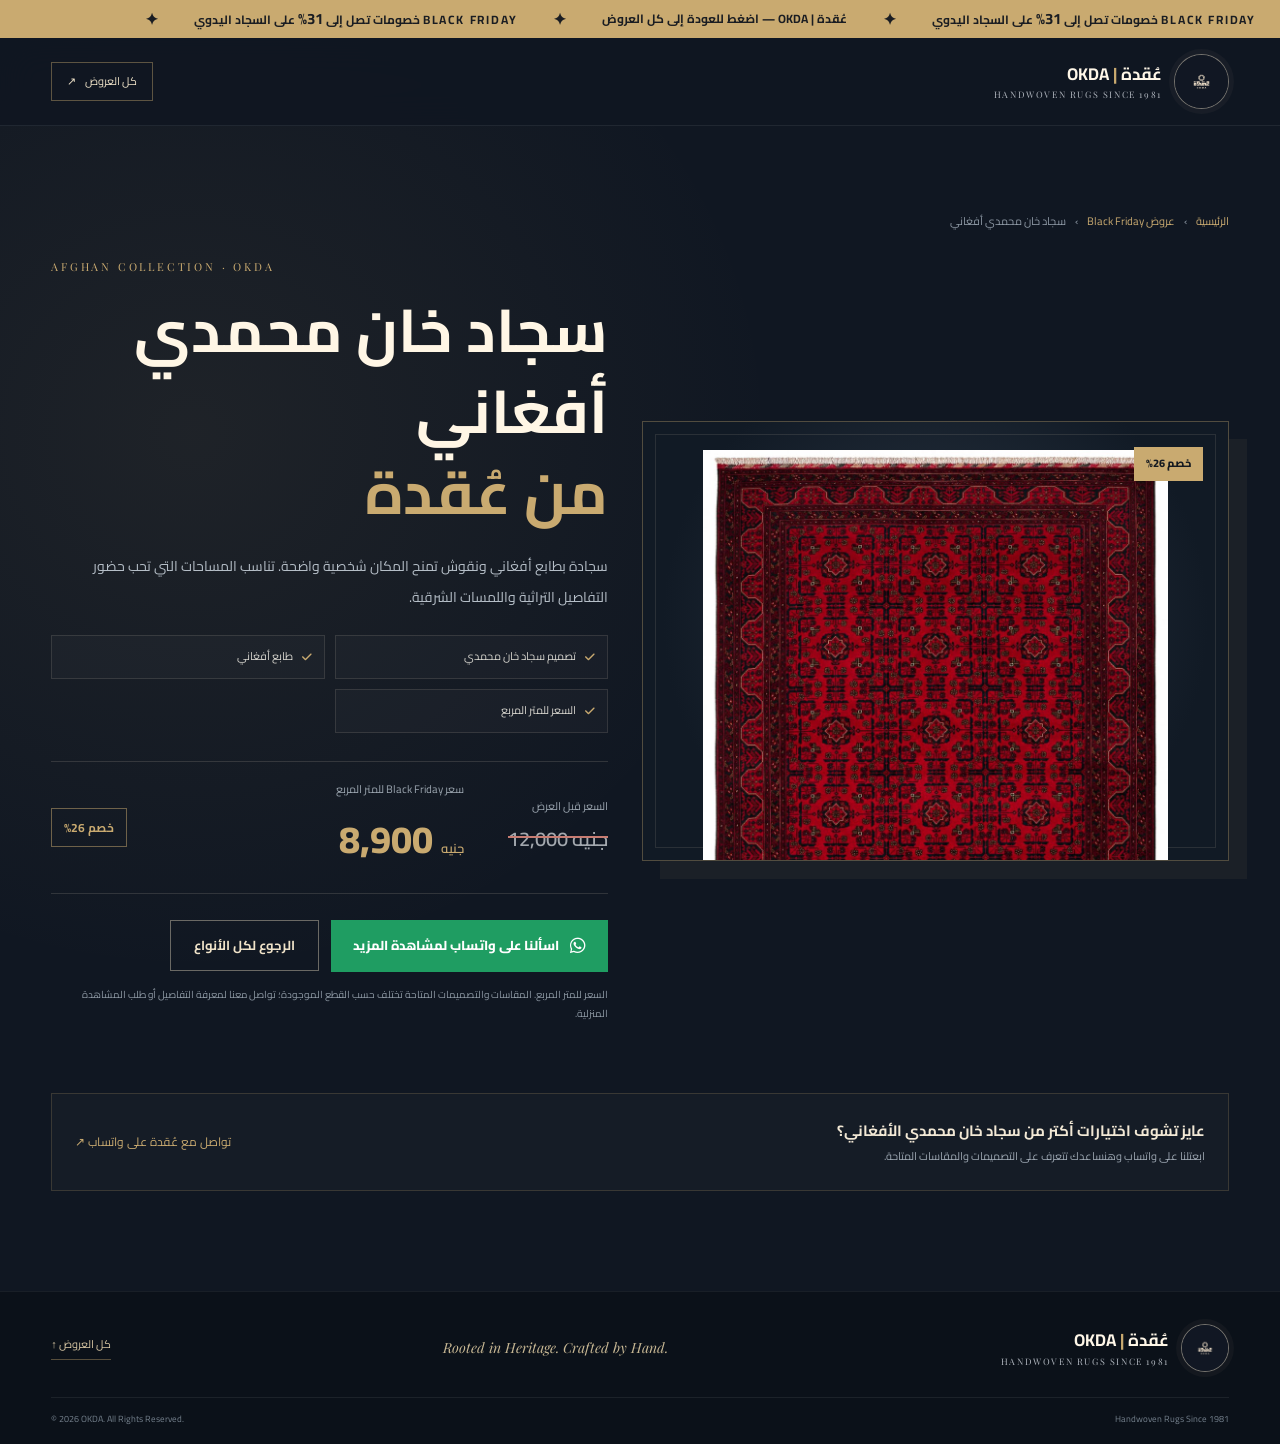
<file: products/khan-mohammadi-afghani.html>
<!DOCTYPE html>
<html lang="ar" dir="rtl">
<head>
  <meta charset="UTF-8">
  <meta name="viewport" content="width=device-width, initial-scale=1.0">
  <meta name="theme-color" content="#121823">
  <title>سجاد خان محمدي أفغاني | عُقدة OKDA - سعر المتر وعروض Black Friday</title>
  <meta name="description" content="اكتشف سجاد خان محمدي أفغاني من عُقدة OKDA. سعر المتر المربع 8,900 جنيه بدلًا من 12,000 جنيه ضمن عروض Black Friday. تواصل معنا عبر واتساب لمعرفة المقاسات والتفاصيل.">
  <meta name="robots" content="index, follow">
  <link rel="canonical" href="https://alhassan2005.github.io/okda-website/products/khan-mohammadi-afghani.html">
  <meta property="og:title" content="سجاد خان محمدي أفغاني | عُقدة OKDA - سعر المتر وعروض Black Friday">
  <meta property="og:description" content="اكتشف سجاد خان محمدي أفغاني من عُقدة OKDA. سعر المتر المربع 8,900 جنيه بدلًا من 12,000 جنيه ضمن عروض Black Friday. تواصل معنا عبر واتساب لمعرفة المقاسات والتفاصيل.">
  <meta property="og:type" content="product">
  <meta property="og:url" content="https://alhassan2005.github.io/okda-website/products/khan-mohammadi-afghani.html">
  <meta property="og:image" content="https://alhassan2005.github.io/okda-website/images/khan mohammadi.jpeg">
  <link rel="icon" href="../images/Logo.jpeg">
  <link rel="preconnect" href="https://fonts.googleapis.com">
  <link rel="preconnect" href="https://fonts.gstatic.com" crossorigin>
  <link href="https://fonts.googleapis.com/css2?family=Cairo:wght@400;500;600;700;800&family=Playfair+Display:wght@500;600;700&display=swap" rel="stylesheet">
  <link rel="stylesheet" href="https://cdnjs.cloudflare.com/ajax/libs/font-awesome/6.7.2/css/all.min.css">
  <link rel="stylesheet" href="../style.css">
</head>
<body class="product-page">
  <a class="sale-ribbon" href="../index.html#offers" aria-label="العودة إلى عروض بلاك فرايداي">
    <div class="sale-ribbon__track">
      <span><b>BLACK FRIDAY</b> خصومات تصل إلى <strong>31%</strong> على السجاد اليدوي</span><i>✦</i>
      <span>عُقدة | OKDA — اضغط للعودة إلى كل العروض</span><i>✦</i>
      <span><b>BLACK FRIDAY</b> خصومات تصل إلى <strong>31%</strong> على السجاد اليدوي</span><i>✦</i>
    </div>
  </a>
  <header class="site-header">
    <div class="container header-inner">
      <a href="../index.html" class="brand" aria-label="العودة إلى الصفحة الرئيسية">
        <span class="brand__logo"><img src="../images/Logo.jpeg" alt="شعار عُقدة OKDA"></span>
        <span class="brand__copy"><strong>عُقدة <em>|</em> OKDA</strong><small>HANDWOVEN RUGS SINCE 1981</small></span>
      </a>
      <div class="product-page-header-actions">
        <a class="product-back-link" href="../index.html#offers">كل العروض <span>↗</span></a>
      </div>
    </div>
  </header>

  <main>
    <section class="product-detail">
      <div class="container">
        <nav class="product-breadcrumb" aria-label="مسار الصفحة">
          <a href="../index.html">الرئيسية</a><span>›</span><a href="../index.html#offers">عروض Black Friday</a><span>›</span><span>سجاد خان محمدي أفغاني</span>
        </nav>
        <div class="product-detail-grid">
          <div class="product-detail-media">
            <span class="product-detail-badge">خصم 26%</span>
            <button type="button" class="product-image-trigger" aria-label="عرض صورة السجادة كاملة"><img src="../images/khan mohammadi.jpeg" alt="سجادة خان محمدي أفغاني من مجموعة عُقدة" fetchpriority="high"></button>
          </div>
          <div class="product-detail-copy">
            <p class="section-kicker">AFGHAN COLLECTION · OKDA</p>
            <h1>سجاد خان محمدي أفغاني<br><span>من عُقدة</span></h1>
            <p class="product-detail-description">سجادة بطابع أفغاني ونقوش تمنح المكان شخصية واضحة. تناسب المساحات التي تحب حضور التفاصيل التراثية واللمسات الشرقية.</p>
            <div class="product-detail-highlights">
              <div class="product-detail-highlight"><i class="fa-solid fa-check"></i><span>تصميم سجاد خان محمدي</span></div>
              <div class="product-detail-highlight"><i class="fa-solid fa-check"></i><span>طابع أفغاني</span></div>
              <div class="product-detail-highlight"><i class="fa-solid fa-check"></i><span>السعر للمتر المربع</span></div>
            </div>
            <div class="product-detail-prices" aria-label="سعر المتر المربع">
              <div class="product-detail-old"><span>السعر قبل العرض</span><del>12,000 جنيه</del></div>
              <div class="product-detail-current"><span>سعر Black Friday للمتر المربع</span><strong>8,900 <small>جنيه</small></strong></div>
              <div class="product-detail-discount">خصم 26%</div>
            </div>
            <div class="product-detail-actions">
              <a class="product-whatsapp" href="https://wa.me/201222663171?text=%D8%A3%D8%B1%D9%8A%D8%AF%20%D9%85%D8%B9%D8%B1%D9%81%D8%A9%20%D8%AA%D9%81%D8%A7%D8%B5%D9%8A%D9%84%20%D8%B3%D8%AC%D8%A7%D8%AF%D8%A9%20%D8%AE%D8%A7%D9%86%20%D9%85%D8%AD%D9%85%D8%AF%D9%8A%20%D8%A3%D9%81%D8%BA%D8%A7%D9%86%D9%8A%20%D9%85%D9%86%20%D8%B9%D9%8F%D9%82%D8%AF%D8%A9%20%D9%88%D8%A7%D9%84%D9%85%D9%82%D8%A7%D8%B3%D8%A7%D8%AA%20%D8%A7%D9%84%D9%85%D8%AA%D8%A7%D8%AD%D8%A9." target="_blank" rel="noopener noreferrer"><i class="fa-brands fa-whatsapp"></i> اسألنا على واتساب لمشاهدة المزيد</a>
              <a class="button button--ghost" href="../index.html#offers">الرجوع لكل الأنواع</a>
            </div>
            <p class="product-detail-footnote">السعر للمتر المربع. المقاسات والتصميمات المتاحة تختلف حسب القطع الموجودة؛ تواصل معنا لمعرفة التفاصيل أو طلب المشاهدة المنزلية.</p>
          </div>
        </div>
        <div class="product-more">
          <div><strong>عايز تشوف اختيارات أكتر من سجاد خان محمدي الأفغاني؟</strong><p>ابعتلنا على واتساب وهنساعدك تتعرف على التصميمات والمقاسات المتاحة.</p></div>
          <a href="https://wa.me/201222663171?text=%D8%A3%D8%B1%D9%8A%D8%AF%20%D9%85%D8%B9%D8%B1%D9%81%D8%A9%20%D8%AA%D9%81%D8%A7%D8%B5%D9%8A%D9%84%20%D8%B3%D8%AC%D8%A7%D8%AF%D8%A9%20%D8%AE%D8%A7%D9%86%20%D9%85%D8%AD%D9%85%D8%AF%D9%8A%20%D8%A3%D9%81%D8%BA%D8%A7%D9%86%D9%8A%20%D9%85%D9%86%20%D8%B9%D9%8F%D9%82%D8%AF%D8%A9%20%D9%88%D8%A7%D9%84%D9%85%D9%82%D8%A7%D8%B3%D8%A7%D8%AA%20%D8%A7%D9%84%D9%85%D8%AA%D8%A7%D8%AD%D8%A9." target="_blank" rel="noopener noreferrer">تواصل مع عُقدة على واتساب ↗</a>
        </div>
      </div>
    </section>
  </main>
  <footer class="site-footer">
    <div class="container footer-top">
      <a href="../index.html" class="brand brand--footer"><span class="brand__logo"><img src="../images/Logo.jpeg" alt="شعار عُقدة"></span><span class="brand__copy"><strong>عُقدة <em>|</em> OKDA</strong><small>HANDWOVEN RUGS SINCE 1981</small></span></a>
      <p>Rooted in Heritage. Crafted by Hand.</p>
      <a href="../index.html#offers" class="back-top">كل العروض ↑</a>
    </div>
    <div class="container footer-bottom"><span>© 2026 OKDA. All Rights Reserved.</span><span>Handwoven Rugs Since 1981</span></div>
  </footer>
  <script src="../script.js"></script>
</body>
</html>
</file>
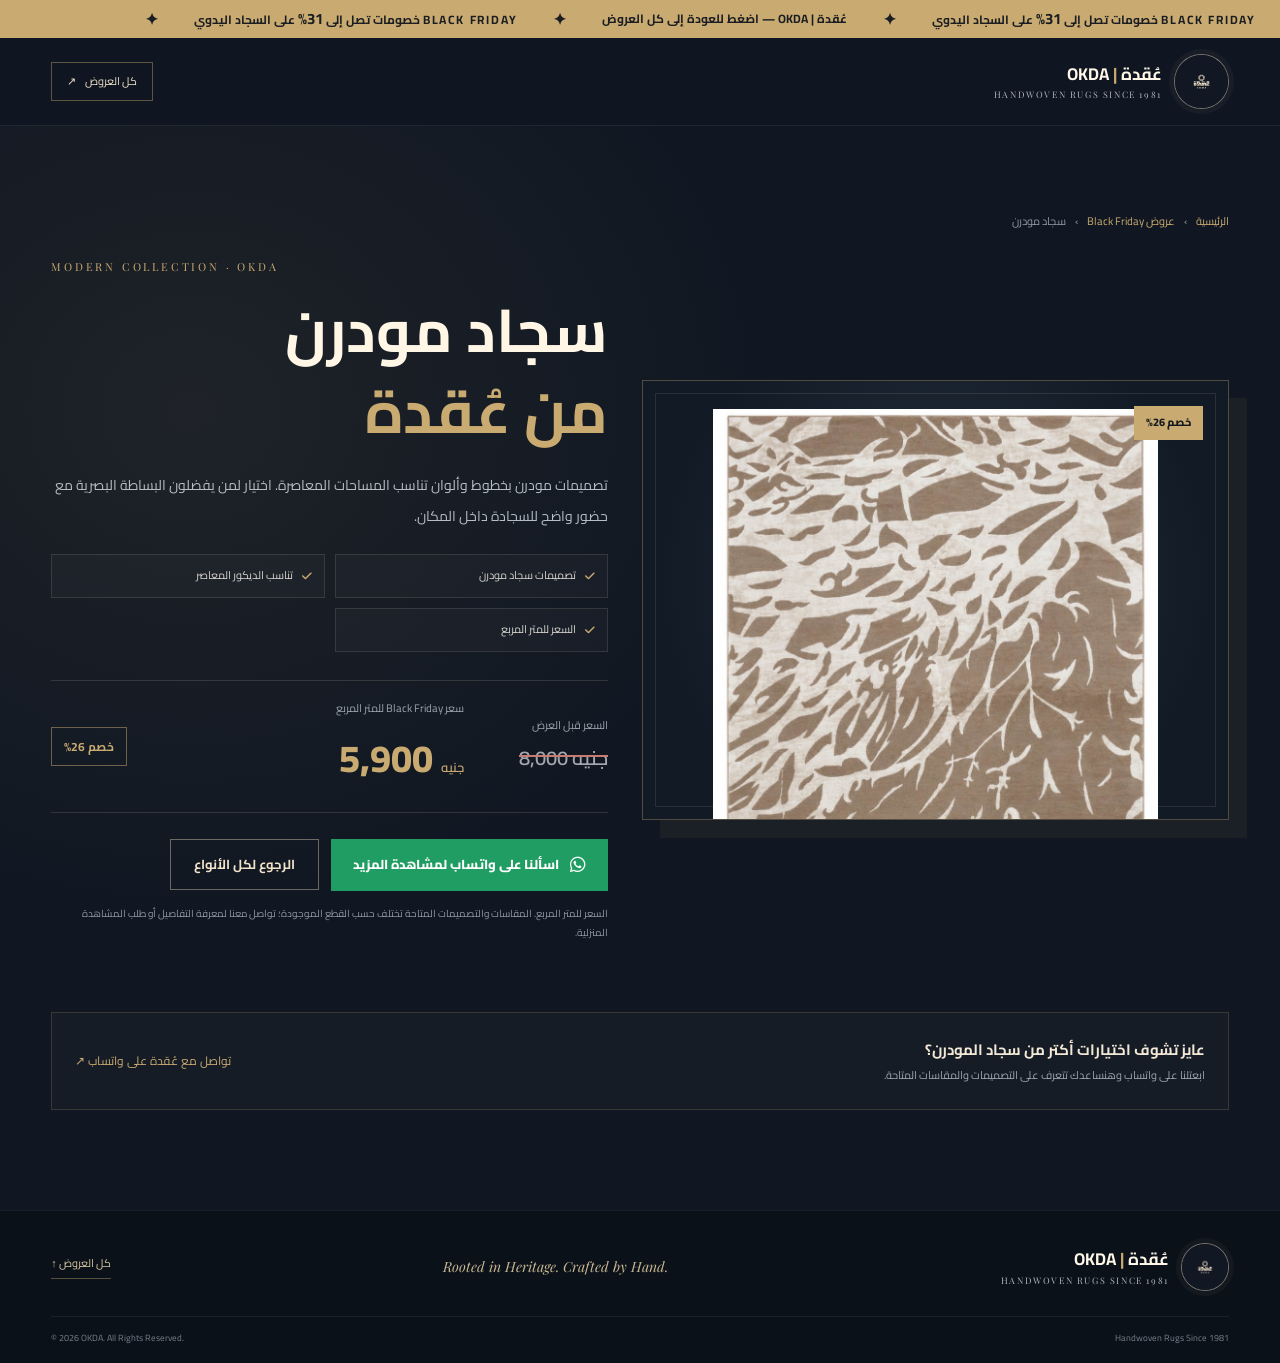
<file: products/modern.html>
<!DOCTYPE html>
<html lang="ar" dir="rtl">
<head>
  <meta charset="UTF-8">
  <meta name="viewport" content="width=device-width, initial-scale=1.0">
  <meta name="theme-color" content="#121823">
  <title>سجاد مودرن | عُقدة OKDA - سعر المتر وعروض Black Friday</title>
  <meta name="description" content="اكتشف سجاد مودرن من عُقدة OKDA. سعر المتر المربع 5,900 جنيه بدلًا من 8,000 جنيه ضمن عروض Black Friday. تواصل معنا عبر واتساب لمعرفة المقاسات والتفاصيل.">
  <meta name="robots" content="index, follow">
  <link rel="canonical" href="https://alhassan2005.github.io/okda-website/products/modern.html">
  <meta property="og:title" content="سجاد مودرن | عُقدة OKDA - سعر المتر وعروض Black Friday">
  <meta property="og:description" content="اكتشف سجاد مودرن من عُقدة OKDA. سعر المتر المربع 5,900 جنيه بدلًا من 8,000 جنيه ضمن عروض Black Friday. تواصل معنا عبر واتساب لمعرفة المقاسات والتفاصيل.">
  <meta property="og:type" content="product">
  <meta property="og:url" content="https://alhassan2005.github.io/okda-website/products/modern.html">
  <meta property="og:image" content="https://alhassan2005.github.io/okda-website/images/modern.jpeg">
  <link rel="icon" href="../images/Logo.jpeg">
  <link rel="preconnect" href="https://fonts.googleapis.com">
  <link rel="preconnect" href="https://fonts.gstatic.com" crossorigin>
  <link href="https://fonts.googleapis.com/css2?family=Cairo:wght@400;500;600;700;800&family=Playfair+Display:wght@500;600;700&display=swap" rel="stylesheet">
  <link rel="stylesheet" href="https://cdnjs.cloudflare.com/ajax/libs/font-awesome/6.7.2/css/all.min.css">
  <link rel="stylesheet" href="../style.css">
</head>
<body class="product-page">
  <a class="sale-ribbon" href="../index.html#offers" aria-label="العودة إلى عروض بلاك فرايداي">
    <div class="sale-ribbon__track">
      <span><b>BLACK FRIDAY</b> خصومات تصل إلى <strong>31%</strong> على السجاد اليدوي</span><i>✦</i>
      <span>عُقدة | OKDA — اضغط للعودة إلى كل العروض</span><i>✦</i>
      <span><b>BLACK FRIDAY</b> خصومات تصل إلى <strong>31%</strong> على السجاد اليدوي</span><i>✦</i>
    </div>
  </a>
  <header class="site-header">
    <div class="container header-inner">
      <a href="../index.html" class="brand" aria-label="العودة إلى الصفحة الرئيسية">
        <span class="brand__logo"><img src="../images/Logo.jpeg" alt="شعار عُقدة OKDA"></span>
        <span class="brand__copy"><strong>عُقدة <em>|</em> OKDA</strong><small>HANDWOVEN RUGS SINCE 1981</small></span>
      </a>
      <div class="product-page-header-actions">
        <a class="product-back-link" href="../index.html#offers">كل العروض <span>↗</span></a>
      </div>
    </div>
  </header>

  <main>
    <section class="product-detail">
      <div class="container">
        <nav class="product-breadcrumb" aria-label="مسار الصفحة">
          <a href="../index.html">الرئيسية</a><span>›</span><a href="../index.html#offers">عروض Black Friday</a><span>›</span><span>سجاد مودرن</span>
        </nav>
        <div class="product-detail-grid">
          <div class="product-detail-media">
            <span class="product-detail-badge">خصم 26%</span>
            <button type="button" class="product-image-trigger" aria-label="عرض صورة السجادة كاملة"><img src="../images/modern.jpeg" alt="سجادة مودرن من مجموعة عُقدة" fetchpriority="high"></button>
          </div>
          <div class="product-detail-copy">
            <p class="section-kicker">MODERN COLLECTION · OKDA</p>
            <h1>سجاد مودرن<br><span>من عُقدة</span></h1>
            <p class="product-detail-description">تصميمات مودرن بخطوط وألوان تناسب المساحات المعاصرة. اختيار لمن يفضلون البساطة البصرية مع حضور واضح للسجادة داخل المكان.</p>
            <div class="product-detail-highlights">
              <div class="product-detail-highlight"><i class="fa-solid fa-check"></i><span>تصميمات سجاد مودرن</span></div>
              <div class="product-detail-highlight"><i class="fa-solid fa-check"></i><span>تناسب الديكور المعاصر</span></div>
              <div class="product-detail-highlight"><i class="fa-solid fa-check"></i><span>السعر للمتر المربع</span></div>
            </div>
            <div class="product-detail-prices" aria-label="سعر المتر المربع">
              <div class="product-detail-old"><span>السعر قبل العرض</span><del>8,000 جنيه</del></div>
              <div class="product-detail-current"><span>سعر Black Friday للمتر المربع</span><strong>5,900 <small>جنيه</small></strong></div>
              <div class="product-detail-discount">خصم 26%</div>
            </div>
            <div class="product-detail-actions">
              <a class="product-whatsapp" href="https://wa.me/201222663171?text=%D8%A3%D8%B1%D9%8A%D8%AF%20%D9%85%D8%B9%D8%B1%D9%81%D8%A9%20%D8%AA%D9%81%D8%A7%D8%B5%D9%8A%D9%84%20%D8%A7%D9%84%D8%B3%D8%AC%D8%A7%D8%AF%20%D8%A7%D9%84%D9%85%D9%88%D8%AF%D8%B1%D9%86%20%D9%85%D9%86%20%D8%B9%D9%8F%D9%82%D8%AF%D8%A9%20%D9%88%D8%A3%D8%B3%D8%B9%D8%A7%D8%B1%20%D8%A7%D9%84%D9%85%D9%82%D8%A7%D8%B3%D8%A7%D8%AA%20%D8%A7%D9%84%D9%85%D8%AA%D8%A7%D8%AD%D8%A9." target="_blank" rel="noopener noreferrer"><i class="fa-brands fa-whatsapp"></i> اسألنا على واتساب لمشاهدة المزيد</a>
              <a class="button button--ghost" href="../index.html#offers">الرجوع لكل الأنواع</a>
            </div>
            <p class="product-detail-footnote">السعر للمتر المربع. المقاسات والتصميمات المتاحة تختلف حسب القطع الموجودة؛ تواصل معنا لمعرفة التفاصيل أو طلب المشاهدة المنزلية.</p>
          </div>
        </div>
        <div class="product-more">
          <div><strong>عايز تشوف اختيارات أكتر من سجاد المودرن؟</strong><p>ابعتلنا على واتساب وهنساعدك تتعرف على التصميمات والمقاسات المتاحة.</p></div>
          <a href="https://wa.me/201222663171?text=%D8%A3%D8%B1%D9%8A%D8%AF%20%D9%85%D8%B9%D8%B1%D9%81%D8%A9%20%D8%AA%D9%81%D8%A7%D8%B5%D9%8A%D9%84%20%D8%A7%D9%84%D8%B3%D8%AC%D8%A7%D8%AF%20%D8%A7%D9%84%D9%85%D9%88%D8%AF%D8%B1%D9%86%20%D9%85%D9%86%20%D8%B9%D9%8F%D9%82%D8%AF%D8%A9%20%D9%88%D8%A3%D8%B3%D8%B9%D8%A7%D8%B1%20%D8%A7%D9%84%D9%85%D9%82%D8%A7%D8%B3%D8%A7%D8%AA%20%D8%A7%D9%84%D9%85%D8%AA%D8%A7%D8%AD%D8%A9." target="_blank" rel="noopener noreferrer">تواصل مع عُقدة على واتساب ↗</a>
        </div>
      </div>
    </section>
  </main>
  <footer class="site-footer">
    <div class="container footer-top">
      <a href="../index.html" class="brand brand--footer"><span class="brand__logo"><img src="../images/Logo.jpeg" alt="شعار عُقدة"></span><span class="brand__copy"><strong>عُقدة <em>|</em> OKDA</strong><small>HANDWOVEN RUGS SINCE 1981</small></span></a>
      <p>Rooted in Heritage. Crafted by Hand.</p>
      <a href="../index.html#offers" class="back-top">كل العروض ↑</a>
    </div>
    <div class="container footer-bottom"><span>© 2026 OKDA. All Rights Reserved.</span><span>Handwoven Rugs Since 1981</span></div>
  </footer>
  <script src="../script.js"></script>
</body>
</html>
</file>
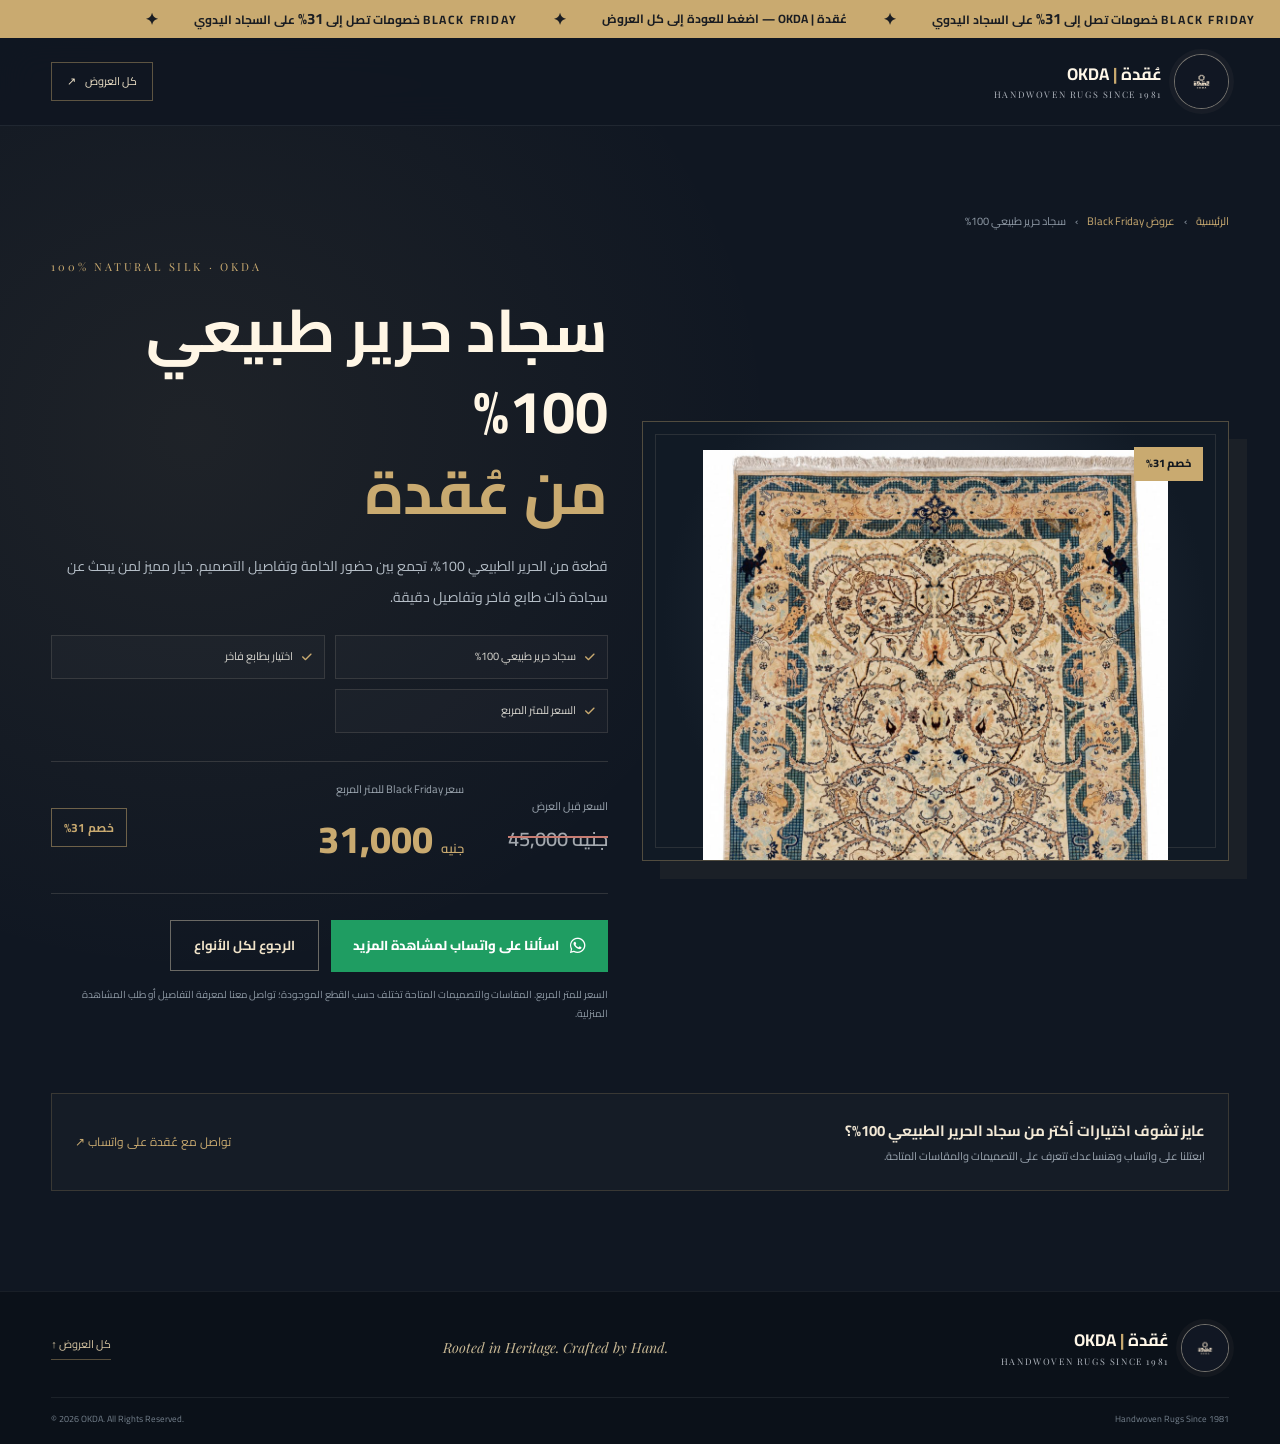
<file: products/natural-silk.html>
<!DOCTYPE html>
<html lang="ar" dir="rtl">
<head>
  <meta charset="UTF-8">
  <meta name="viewport" content="width=device-width, initial-scale=1.0">
  <meta name="theme-color" content="#121823">
  <title>سجاد حرير طبيعي 100% | عُقدة OKDA - سعر المتر وعروض Black Friday</title>
  <meta name="description" content="اكتشف سجاد حرير طبيعي 100% من عُقدة OKDA. سعر المتر المربع 31,000 جنيه بدلًا من 45,000 جنيه ضمن عروض Black Friday. تواصل معنا عبر واتساب لمعرفة المقاسات والتفاصيل.">
  <meta name="robots" content="index, follow">
  <link rel="canonical" href="https://alhassan2005.github.io/okda-website/products/natural-silk.html">
  <meta property="og:title" content="سجاد حرير طبيعي 100% | عُقدة OKDA - سعر المتر وعروض Black Friday">
  <meta property="og:description" content="اكتشف سجاد حرير طبيعي 100% من عُقدة OKDA. سعر المتر المربع 31,000 جنيه بدلًا من 45,000 جنيه ضمن عروض Black Friday. تواصل معنا عبر واتساب لمعرفة المقاسات والتفاصيل.">
  <meta property="og:type" content="product">
  <meta property="og:url" content="https://alhassan2005.github.io/okda-website/products/natural-silk.html">
  <meta property="og:image" content="https://alhassan2005.github.io/okda-website/images/silk.jpeg">
  <link rel="icon" href="../images/Logo.jpeg">
  <link rel="preconnect" href="https://fonts.googleapis.com">
  <link rel="preconnect" href="https://fonts.gstatic.com" crossorigin>
  <link href="https://fonts.googleapis.com/css2?family=Cairo:wght@400;500;600;700;800&family=Playfair+Display:wght@500;600;700&display=swap" rel="stylesheet">
  <link rel="stylesheet" href="https://cdnjs.cloudflare.com/ajax/libs/font-awesome/6.7.2/css/all.min.css">
  <link rel="stylesheet" href="../style.css">
</head>
<body class="product-page">
  <a class="sale-ribbon" href="../index.html#offers" aria-label="العودة إلى عروض بلاك فرايداي">
    <div class="sale-ribbon__track">
      <span><b>BLACK FRIDAY</b> خصومات تصل إلى <strong>31%</strong> على السجاد اليدوي</span><i>✦</i>
      <span>عُقدة | OKDA — اضغط للعودة إلى كل العروض</span><i>✦</i>
      <span><b>BLACK FRIDAY</b> خصومات تصل إلى <strong>31%</strong> على السجاد اليدوي</span><i>✦</i>
    </div>
  </a>
  <header class="site-header">
    <div class="container header-inner">
      <a href="../index.html" class="brand" aria-label="العودة إلى الصفحة الرئيسية">
        <span class="brand__logo"><img src="../images/Logo.jpeg" alt="شعار عُقدة OKDA"></span>
        <span class="brand__copy"><strong>عُقدة <em>|</em> OKDA</strong><small>HANDWOVEN RUGS SINCE 1981</small></span>
      </a>
      <div class="product-page-header-actions">
        <a class="product-back-link" href="../index.html#offers">كل العروض <span>↗</span></a>
      </div>
    </div>
  </header>

  <main>
    <section class="product-detail">
      <div class="container">
        <nav class="product-breadcrumb" aria-label="مسار الصفحة">
          <a href="../index.html">الرئيسية</a><span>›</span><a href="../index.html#offers">عروض Black Friday</a><span>›</span><span>سجاد حرير طبيعي 100%</span>
        </nav>
        <div class="product-detail-grid">
          <div class="product-detail-media">
            <span class="product-detail-badge">خصم 31%</span>
            <button type="button" class="product-image-trigger" aria-label="عرض صورة السجادة كاملة"><img src="../images/silk.jpeg" alt="سجادة حرير طبيعي 100% من مجموعة عُقدة" fetchpriority="high"></button>
          </div>
          <div class="product-detail-copy">
            <p class="section-kicker">100% NATURAL SILK · OKDA</p>
            <h1>سجاد حرير طبيعي 100%<br><span>من عُقدة</span></h1>
            <p class="product-detail-description">قطعة من الحرير الطبيعي 100%، تجمع بين حضور الخامة وتفاصيل التصميم. خيار مميز لمن يبحث عن سجادة ذات طابع فاخر وتفاصيل دقيقة.</p>
            <div class="product-detail-highlights">
              <div class="product-detail-highlight"><i class="fa-solid fa-check"></i><span>سجاد حرير طبيعي 100%</span></div>
              <div class="product-detail-highlight"><i class="fa-solid fa-check"></i><span>اختيار بطابع فاخر</span></div>
              <div class="product-detail-highlight"><i class="fa-solid fa-check"></i><span>السعر للمتر المربع</span></div>
            </div>
            <div class="product-detail-prices" aria-label="سعر المتر المربع">
              <div class="product-detail-old"><span>السعر قبل العرض</span><del>45,000 جنيه</del></div>
              <div class="product-detail-current"><span>سعر Black Friday للمتر المربع</span><strong>31,000 <small>جنيه</small></strong></div>
              <div class="product-detail-discount">خصم 31%</div>
            </div>
            <div class="product-detail-actions">
              <a class="product-whatsapp" href="https://wa.me/201222663171?text=%D8%A3%D8%B1%D9%8A%D8%AF%20%D9%85%D8%B9%D8%B1%D9%81%D8%A9%20%D8%AA%D9%81%D8%A7%D8%B5%D9%8A%D9%84%20%D8%B3%D8%AC%D8%A7%D8%AF%D8%A9%20%D8%A7%D9%84%D8%AD%D8%B1%D9%8A%D8%B1%20%D8%A7%D9%84%D8%B7%D8%A8%D9%8A%D8%B9%D9%8A%20100%25%20%D9%85%D9%86%20%D8%B9%D9%8F%D9%82%D8%AF%D8%A9%20%D9%88%D8%A7%D9%84%D9%85%D9%82%D8%A7%D8%B3%D8%A7%D8%AA%20%D8%A7%D9%84%D9%85%D8%AA%D8%A7%D8%AD%D8%A9." target="_blank" rel="noopener noreferrer"><i class="fa-brands fa-whatsapp"></i> اسألنا على واتساب لمشاهدة المزيد</a>
              <a class="button button--ghost" href="../index.html#offers">الرجوع لكل الأنواع</a>
            </div>
            <p class="product-detail-footnote">السعر للمتر المربع. المقاسات والتصميمات المتاحة تختلف حسب القطع الموجودة؛ تواصل معنا لمعرفة التفاصيل أو طلب المشاهدة المنزلية.</p>
          </div>
        </div>
        <div class="product-more">
          <div><strong>عايز تشوف اختيارات أكتر من سجاد الحرير الطبيعي 100%؟</strong><p>ابعتلنا على واتساب وهنساعدك تتعرف على التصميمات والمقاسات المتاحة.</p></div>
          <a href="https://wa.me/201222663171?text=%D8%A3%D8%B1%D9%8A%D8%AF%20%D9%85%D8%B9%D8%B1%D9%81%D8%A9%20%D8%AA%D9%81%D8%A7%D8%B5%D9%8A%D9%84%20%D8%B3%D8%AC%D8%A7%D8%AF%D8%A9%20%D8%A7%D9%84%D8%AD%D8%B1%D9%8A%D8%B1%20%D8%A7%D9%84%D8%B7%D8%A8%D9%8A%D8%B9%D9%8A%20100%25%20%D9%85%D9%86%20%D8%B9%D9%8F%D9%82%D8%AF%D8%A9%20%D9%88%D8%A7%D9%84%D9%85%D9%82%D8%A7%D8%B3%D8%A7%D8%AA%20%D8%A7%D9%84%D9%85%D8%AA%D8%A7%D8%AD%D8%A9." target="_blank" rel="noopener noreferrer">تواصل مع عُقدة على واتساب ↗</a>
        </div>
      </div>
    </section>
  </main>
  <footer class="site-footer">
    <div class="container footer-top">
      <a href="../index.html" class="brand brand--footer"><span class="brand__logo"><img src="../images/Logo.jpeg" alt="شعار عُقدة"></span><span class="brand__copy"><strong>عُقدة <em>|</em> OKDA</strong><small>HANDWOVEN RUGS SINCE 1981</small></span></a>
      <p>Rooted in Heritage. Crafted by Hand.</p>
      <a href="../index.html#offers" class="back-top">كل العروض ↑</a>
    </div>
    <div class="container footer-bottom"><span>© 2026 OKDA. All Rights Reserved.</span><span>Handwoven Rugs Since 1981</span></div>
  </footer>
  <script src="../script.js"></script>
</body>
</html>
</file>
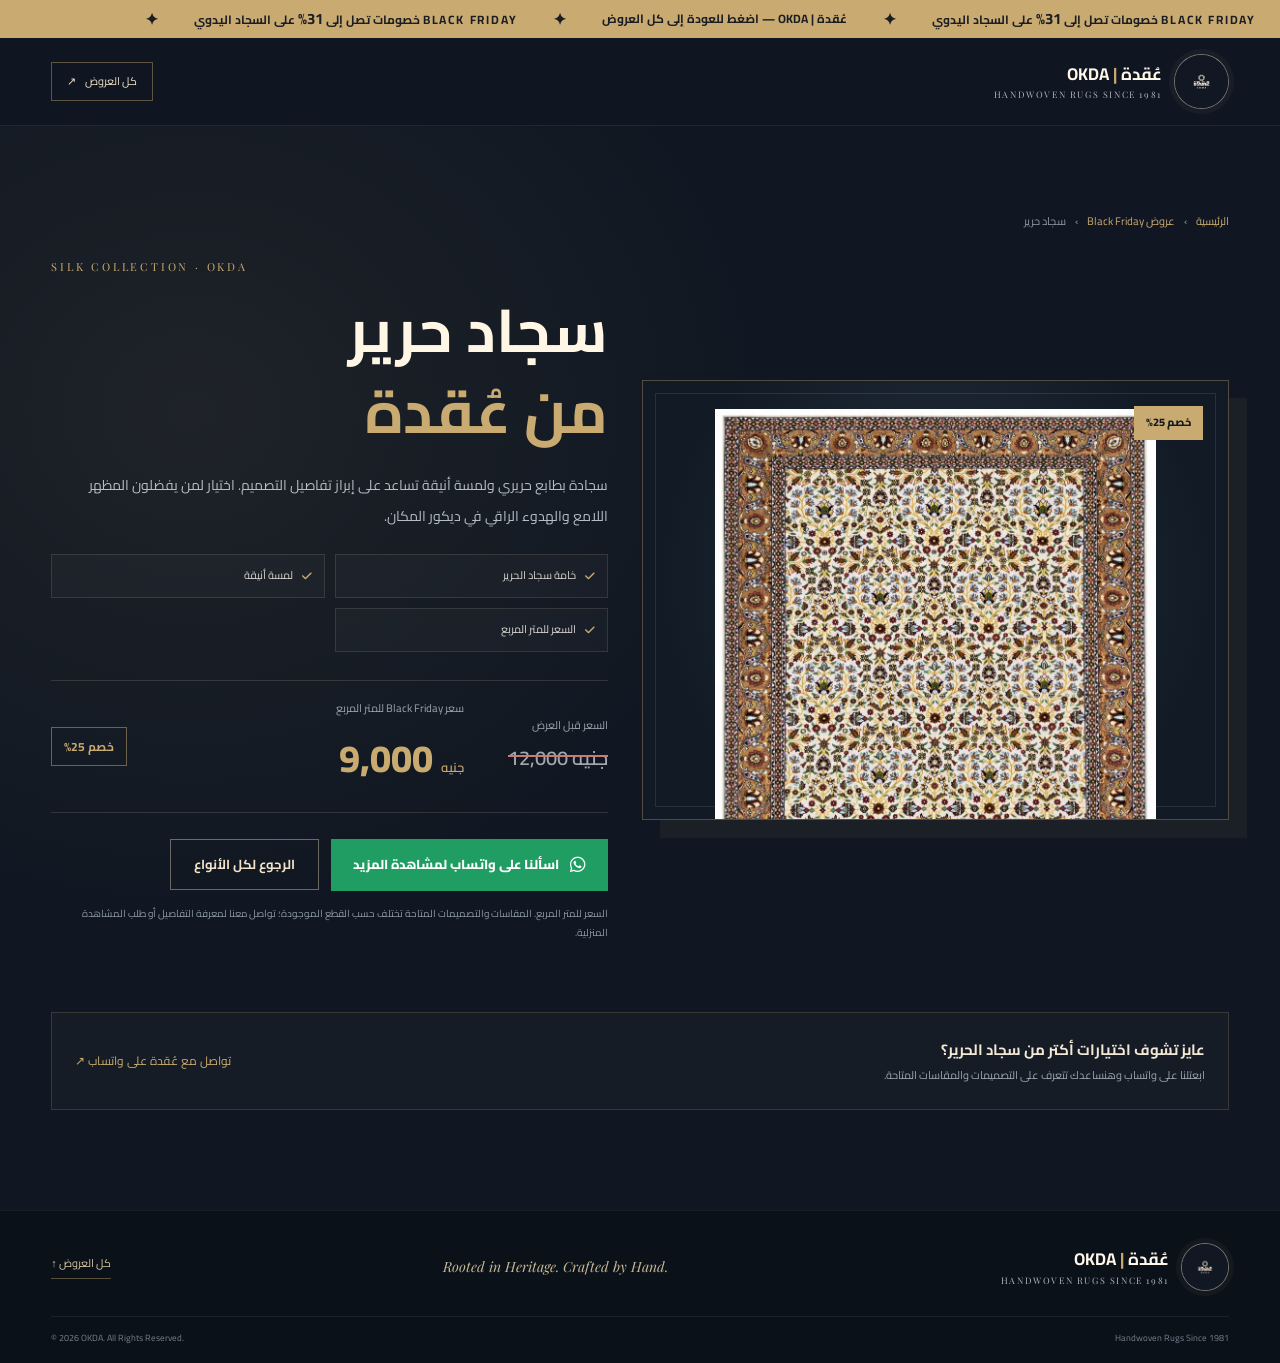
<file: products/silk.html>
<!DOCTYPE html>
<html lang="ar" dir="rtl">
<head>
  <meta charset="UTF-8">
  <meta name="viewport" content="width=device-width, initial-scale=1.0">
  <meta name="theme-color" content="#121823">
  <title>سجاد حرير | عُقدة OKDA - سعر المتر وعروض Black Friday</title>
  <meta name="description" content="اكتشف سجاد حرير من عُقدة OKDA. سعر المتر المربع 9,000 جنيه بدلًا من 12,000 جنيه ضمن عروض Black Friday. تواصل معنا عبر واتساب لمعرفة المقاسات والتفاصيل.">
  <meta name="robots" content="index, follow">
  <link rel="canonical" href="https://alhassan2005.github.io/okda-website/products/silk.html">
  <meta property="og:title" content="سجاد حرير | عُقدة OKDA - سعر المتر وعروض Black Friday">
  <meta property="og:description" content="اكتشف سجاد حرير من عُقدة OKDA. سعر المتر المربع 9,000 جنيه بدلًا من 12,000 جنيه ضمن عروض Black Friday. تواصل معنا عبر واتساب لمعرفة المقاسات والتفاصيل.">
  <meta property="og:type" content="product">
  <meta property="og:url" content="https://alhassan2005.github.io/okda-website/products/silk.html">
  <meta property="og:image" content="https://alhassan2005.github.io/okda-website/images/cotton.jpeg">
  <link rel="icon" href="../images/Logo.jpeg">
  <link rel="preconnect" href="https://fonts.googleapis.com">
  <link rel="preconnect" href="https://fonts.gstatic.com" crossorigin>
  <link href="https://fonts.googleapis.com/css2?family=Cairo:wght@400;500;600;700;800&family=Playfair+Display:wght@500;600;700&display=swap" rel="stylesheet">
  <link rel="stylesheet" href="https://cdnjs.cloudflare.com/ajax/libs/font-awesome/6.7.2/css/all.min.css">
  <link rel="stylesheet" href="../style.css">
</head>
<body class="product-page">
  <a class="sale-ribbon" href="../index.html#offers" aria-label="العودة إلى عروض بلاك فرايداي">
    <div class="sale-ribbon__track">
      <span><b>BLACK FRIDAY</b> خصومات تصل إلى <strong>31%</strong> على السجاد اليدوي</span><i>✦</i>
      <span>عُقدة | OKDA — اضغط للعودة إلى كل العروض</span><i>✦</i>
      <span><b>BLACK FRIDAY</b> خصومات تصل إلى <strong>31%</strong> على السجاد اليدوي</span><i>✦</i>
    </div>
  </a>
  <header class="site-header">
    <div class="container header-inner">
      <a href="../index.html" class="brand" aria-label="العودة إلى الصفحة الرئيسية">
        <span class="brand__logo"><img src="../images/Logo.jpeg" alt="شعار عُقدة OKDA"></span>
        <span class="brand__copy"><strong>عُقدة <em>|</em> OKDA</strong><small>HANDWOVEN RUGS SINCE 1981</small></span>
      </a>
      <div class="product-page-header-actions">
        <a class="product-back-link" href="../index.html#offers">كل العروض <span>↗</span></a>
      </div>
    </div>
  </header>

  <main>
    <section class="product-detail">
      <div class="container">
        <nav class="product-breadcrumb" aria-label="مسار الصفحة">
          <a href="../index.html">الرئيسية</a><span>›</span><a href="../index.html#offers">عروض Black Friday</a><span>›</span><span>سجاد حرير</span>
        </nav>
        <div class="product-detail-grid">
          <div class="product-detail-media">
            <span class="product-detail-badge">خصم 25%</span>
            <button type="button" class="product-image-trigger" aria-label="عرض صورة السجادة كاملة"><img src="../images/cotton.jpeg" alt="سجادة حرير من مجموعة عُقدة" fetchpriority="high"></button>
          </div>
          <div class="product-detail-copy">
            <p class="section-kicker">SILK COLLECTION · OKDA</p>
            <h1>سجاد حرير<br><span>من عُقدة</span></h1>
            <p class="product-detail-description">سجادة بطابع حريري ولمسة أنيقة تساعد على إبراز تفاصيل التصميم. اختيار لمن يفضلون المظهر اللامع والهدوء الراقي في ديكور المكان.</p>
            <div class="product-detail-highlights">
              <div class="product-detail-highlight"><i class="fa-solid fa-check"></i><span>خامة سجاد الحرير</span></div>
              <div class="product-detail-highlight"><i class="fa-solid fa-check"></i><span>لمسة أنيقة</span></div>
              <div class="product-detail-highlight"><i class="fa-solid fa-check"></i><span>السعر للمتر المربع</span></div>
            </div>
            <div class="product-detail-prices" aria-label="سعر المتر المربع">
              <div class="product-detail-old"><span>السعر قبل العرض</span><del>12,000 جنيه</del></div>
              <div class="product-detail-current"><span>سعر Black Friday للمتر المربع</span><strong>9,000 <small>جنيه</small></strong></div>
              <div class="product-detail-discount">خصم 25%</div>
            </div>
            <div class="product-detail-actions">
              <a class="product-whatsapp" href="https://wa.me/201222663171?text=%D8%A3%D8%B1%D9%8A%D8%AF%20%D9%85%D8%B9%D8%B1%D9%81%D8%A9%20%D8%AA%D9%81%D8%A7%D8%B5%D9%8A%D9%84%20%D8%B3%D8%AC%D8%A7%D8%AF%D8%A9%20%D8%A7%D9%84%D8%AD%D8%B1%D9%8A%D8%B1%20%D9%85%D9%86%20%D8%B9%D9%8F%D9%82%D8%AF%D8%A9%20%D9%88%D8%A3%D8%B3%D8%B9%D8%A7%D8%B1%20%D8%A7%D9%84%D9%85%D9%82%D8%A7%D8%B3%D8%A7%D8%AA%20%D8%A7%D9%84%D9%85%D8%AA%D8%A7%D8%AD%D8%A9." target="_blank" rel="noopener noreferrer"><i class="fa-brands fa-whatsapp"></i> اسألنا على واتساب لمشاهدة المزيد</a>
              <a class="button button--ghost" href="../index.html#offers">الرجوع لكل الأنواع</a>
            </div>
            <p class="product-detail-footnote">السعر للمتر المربع. المقاسات والتصميمات المتاحة تختلف حسب القطع الموجودة؛ تواصل معنا لمعرفة التفاصيل أو طلب المشاهدة المنزلية.</p>
          </div>
        </div>
        <div class="product-more">
          <div><strong>عايز تشوف اختيارات أكتر من سجاد الحرير؟</strong><p>ابعتلنا على واتساب وهنساعدك تتعرف على التصميمات والمقاسات المتاحة.</p></div>
          <a href="https://wa.me/201222663171?text=%D8%A3%D8%B1%D9%8A%D8%AF%20%D9%85%D8%B9%D8%B1%D9%81%D8%A9%20%D8%AA%D9%81%D8%A7%D8%B5%D9%8A%D9%84%20%D8%B3%D8%AC%D8%A7%D8%AF%D8%A9%20%D8%A7%D9%84%D8%AD%D8%B1%D9%8A%D8%B1%20%D9%85%D9%86%20%D8%B9%D9%8F%D9%82%D8%AF%D8%A9%20%D9%88%D8%A3%D8%B3%D8%B9%D8%A7%D8%B1%20%D8%A7%D9%84%D9%85%D9%82%D8%A7%D8%B3%D8%A7%D8%AA%20%D8%A7%D9%84%D9%85%D8%AA%D8%A7%D8%AD%D8%A9." target="_blank" rel="noopener noreferrer">تواصل مع عُقدة على واتساب ↗</a>
        </div>
      </div>
    </section>
  </main>
  <footer class="site-footer">
    <div class="container footer-top">
      <a href="../index.html" class="brand brand--footer"><span class="brand__logo"><img src="../images/Logo.jpeg" alt="شعار عُقدة"></span><span class="brand__copy"><strong>عُقدة <em>|</em> OKDA</strong><small>HANDWOVEN RUGS SINCE 1981</small></span></a>
      <p>Rooted in Heritage. Crafted by Hand.</p>
      <a href="../index.html#offers" class="back-top">كل العروض ↑</a>
    </div>
    <div class="container footer-bottom"><span>© 2026 OKDA. All Rights Reserved.</span><span>Handwoven Rugs Since 1981</span></div>
  </footer>
  <script src="../script.js"></script>
</body>
</html>
</file>
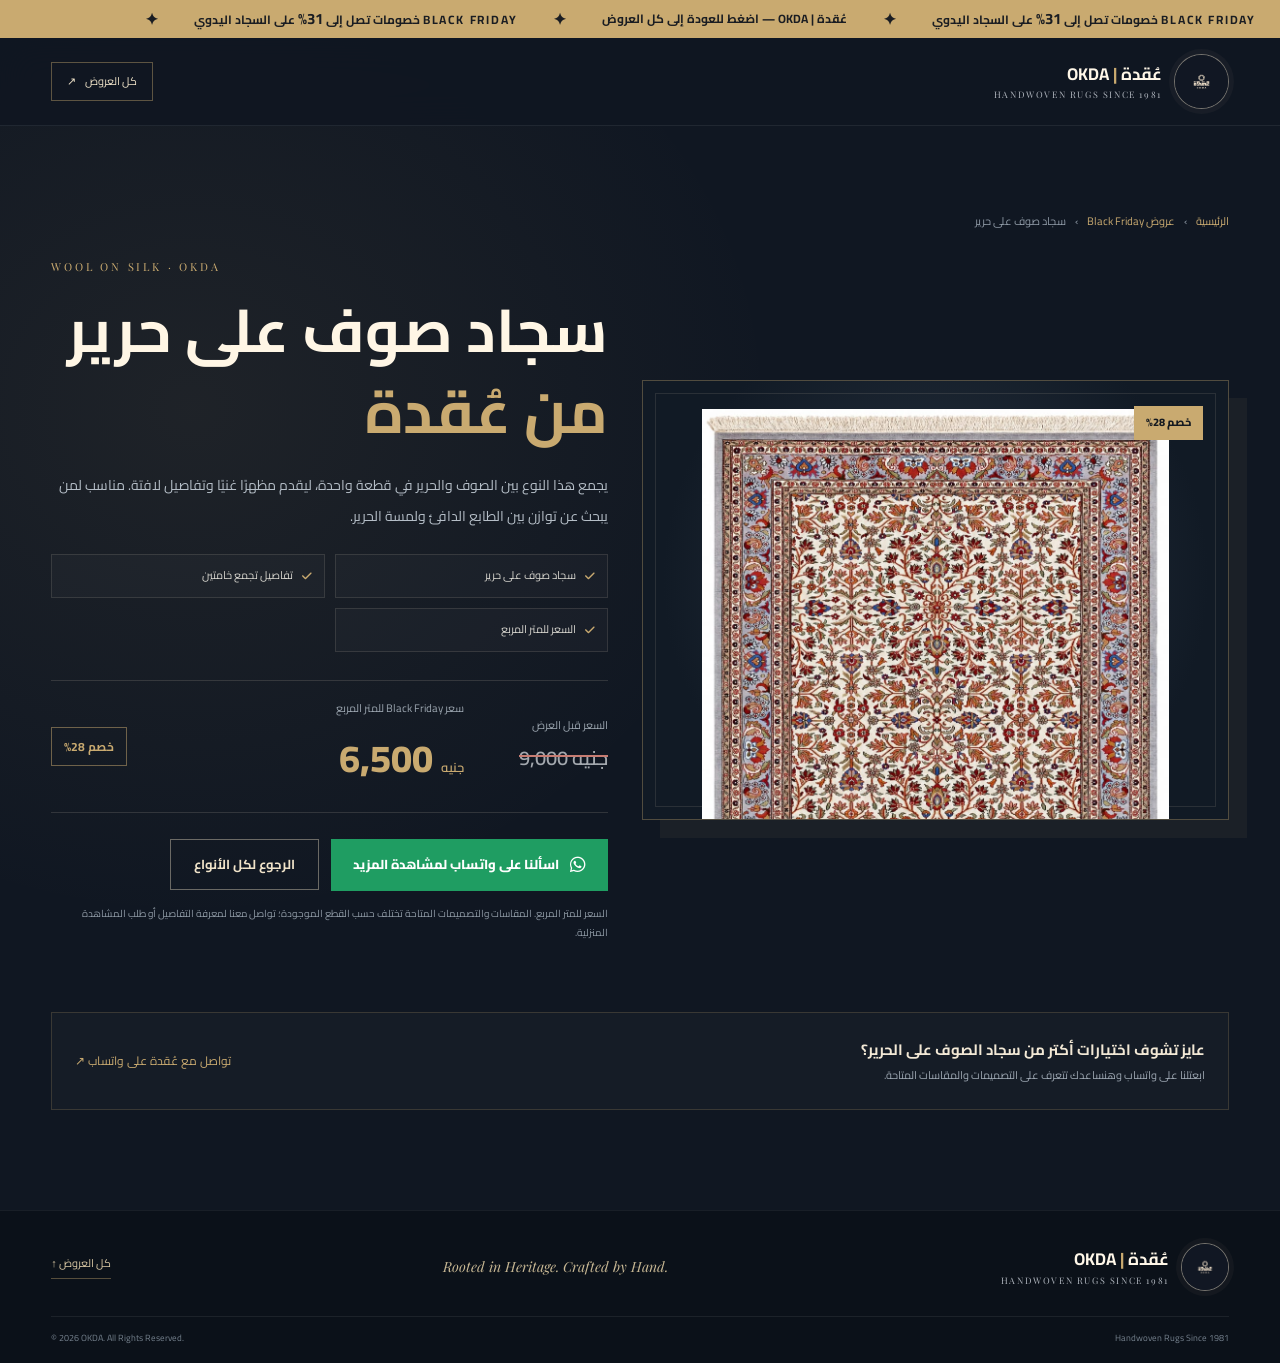
<file: products/wool-on-silk.html>
<!DOCTYPE html>
<html lang="ar" dir="rtl">
<head>
  <meta charset="UTF-8">
  <meta name="viewport" content="width=device-width, initial-scale=1.0">
  <meta name="theme-color" content="#121823">
  <title>سجاد صوف على حرير | عُقدة OKDA - سعر المتر وعروض Black Friday</title>
  <meta name="description" content="اكتشف سجاد صوف على حرير من عُقدة OKDA. سعر المتر المربع 6,500 جنيه بدلًا من 9,000 جنيه ضمن عروض Black Friday. تواصل معنا عبر واتساب لمعرفة المقاسات والتفاصيل.">
  <meta name="robots" content="index, follow">
  <link rel="canonical" href="https://alhassan2005.github.io/okda-website/products/wool-on-silk.html">
  <meta property="og:title" content="سجاد صوف على حرير | عُقدة OKDA - سعر المتر وعروض Black Friday">
  <meta property="og:description" content="اكتشف سجاد صوف على حرير من عُقدة OKDA. سعر المتر المربع 6,500 جنيه بدلًا من 9,000 جنيه ضمن عروض Black Friday. تواصل معنا عبر واتساب لمعرفة المقاسات والتفاصيل.">
  <meta property="og:type" content="product">
  <meta property="og:url" content="https://alhassan2005.github.io/okda-website/products/wool-on-silk.html">
  <meta property="og:image" content="https://alhassan2005.github.io/okda-website/images/wool on silk.jpeg">
  <link rel="icon" href="../images/Logo.jpeg">
  <link rel="preconnect" href="https://fonts.googleapis.com">
  <link rel="preconnect" href="https://fonts.gstatic.com" crossorigin>
  <link href="https://fonts.googleapis.com/css2?family=Cairo:wght@400;500;600;700;800&family=Playfair+Display:wght@500;600;700&display=swap" rel="stylesheet">
  <link rel="stylesheet" href="https://cdnjs.cloudflare.com/ajax/libs/font-awesome/6.7.2/css/all.min.css">
  <link rel="stylesheet" href="../style.css">
</head>
<body class="product-page">
  <a class="sale-ribbon" href="../index.html#offers" aria-label="العودة إلى عروض بلاك فرايداي">
    <div class="sale-ribbon__track">
      <span><b>BLACK FRIDAY</b> خصومات تصل إلى <strong>31%</strong> على السجاد اليدوي</span><i>✦</i>
      <span>عُقدة | OKDA — اضغط للعودة إلى كل العروض</span><i>✦</i>
      <span><b>BLACK FRIDAY</b> خصومات تصل إلى <strong>31%</strong> على السجاد اليدوي</span><i>✦</i>
    </div>
  </a>
  <header class="site-header">
    <div class="container header-inner">
      <a href="../index.html" class="brand" aria-label="العودة إلى الصفحة الرئيسية">
        <span class="brand__logo"><img src="../images/Logo.jpeg" alt="شعار عُقدة OKDA"></span>
        <span class="brand__copy"><strong>عُقدة <em>|</em> OKDA</strong><small>HANDWOVEN RUGS SINCE 1981</small></span>
      </a>
      <div class="product-page-header-actions">
        <a class="product-back-link" href="../index.html#offers">كل العروض <span>↗</span></a>
      </div>
    </div>
  </header>

  <main>
    <section class="product-detail">
      <div class="container">
        <nav class="product-breadcrumb" aria-label="مسار الصفحة">
          <a href="../index.html">الرئيسية</a><span>›</span><a href="../index.html#offers">عروض Black Friday</a><span>›</span><span>سجاد صوف على حرير</span>
        </nav>
        <div class="product-detail-grid">
          <div class="product-detail-media">
            <span class="product-detail-badge">خصم 28%</span>
            <button type="button" class="product-image-trigger" aria-label="عرض صورة السجادة كاملة"><img src="../images/wool on silk.jpeg" alt="سجادة صوف على حرير من مجموعة عُقدة" fetchpriority="high"></button>
          </div>
          <div class="product-detail-copy">
            <p class="section-kicker">WOOL ON SILK · OKDA</p>
            <h1>سجاد صوف على حرير<br><span>من عُقدة</span></h1>
            <p class="product-detail-description">يجمع هذا النوع بين الصوف والحرير في قطعة واحدة، ليقدم مظهرًا غنيًا وتفاصيل لافتة. مناسب لمن يبحث عن توازن بين الطابع الدافئ ولمسة الحرير.</p>
            <div class="product-detail-highlights">
              <div class="product-detail-highlight"><i class="fa-solid fa-check"></i><span>سجاد صوف على حرير</span></div>
              <div class="product-detail-highlight"><i class="fa-solid fa-check"></i><span>تفاصيل تجمع خامتين</span></div>
              <div class="product-detail-highlight"><i class="fa-solid fa-check"></i><span>السعر للمتر المربع</span></div>
            </div>
            <div class="product-detail-prices" aria-label="سعر المتر المربع">
              <div class="product-detail-old"><span>السعر قبل العرض</span><del>9,000 جنيه</del></div>
              <div class="product-detail-current"><span>سعر Black Friday للمتر المربع</span><strong>6,500 <small>جنيه</small></strong></div>
              <div class="product-detail-discount">خصم 28%</div>
            </div>
            <div class="product-detail-actions">
              <a class="product-whatsapp" href="https://wa.me/201222663171?text=%D8%A3%D8%B1%D9%8A%D8%AF%20%D9%85%D8%B9%D8%B1%D9%81%D8%A9%20%D8%AA%D9%81%D8%A7%D8%B5%D9%8A%D9%84%20%D8%B3%D8%AC%D8%A7%D8%AF%D8%A9%20%D8%A7%D9%84%D8%B5%D9%88%D9%81%20%D8%B9%D9%84%D9%89%20%D8%A7%D9%84%D8%AD%D8%B1%D9%8A%D8%B1%20%D9%85%D9%86%20%D8%B9%D9%8F%D9%82%D8%AF%D8%A9%20%D9%88%D8%A7%D9%84%D9%85%D9%82%D8%A7%D8%B3%D8%A7%D8%AA%20%D8%A7%D9%84%D9%85%D8%AA%D8%A7%D8%AD%D8%A9." target="_blank" rel="noopener noreferrer"><i class="fa-brands fa-whatsapp"></i> اسألنا على واتساب لمشاهدة المزيد</a>
              <a class="button button--ghost" href="../index.html#offers">الرجوع لكل الأنواع</a>
            </div>
            <p class="product-detail-footnote">السعر للمتر المربع. المقاسات والتصميمات المتاحة تختلف حسب القطع الموجودة؛ تواصل معنا لمعرفة التفاصيل أو طلب المشاهدة المنزلية.</p>
          </div>
        </div>
        <div class="product-more">
          <div><strong>عايز تشوف اختيارات أكتر من سجاد الصوف على الحرير؟</strong><p>ابعتلنا على واتساب وهنساعدك تتعرف على التصميمات والمقاسات المتاحة.</p></div>
          <a href="https://wa.me/201222663171?text=%D8%A3%D8%B1%D9%8A%D8%AF%20%D9%85%D8%B9%D8%B1%D9%81%D8%A9%20%D8%AA%D9%81%D8%A7%D8%B5%D9%8A%D9%84%20%D8%B3%D8%AC%D8%A7%D8%AF%D8%A9%20%D8%A7%D9%84%D8%B5%D9%88%D9%81%20%D8%B9%D9%84%D9%89%20%D8%A7%D9%84%D8%AD%D8%B1%D9%8A%D8%B1%20%D9%85%D9%86%20%D8%B9%D9%8F%D9%82%D8%AF%D8%A9%20%D9%88%D8%A7%D9%84%D9%85%D9%82%D8%A7%D8%B3%D8%A7%D8%AA%20%D8%A7%D9%84%D9%85%D8%AA%D8%A7%D8%AD%D8%A9." target="_blank" rel="noopener noreferrer">تواصل مع عُقدة على واتساب ↗</a>
        </div>
      </div>
    </section>
  </main>
  <footer class="site-footer">
    <div class="container footer-top">
      <a href="../index.html" class="brand brand--footer"><span class="brand__logo"><img src="../images/Logo.jpeg" alt="شعار عُقدة"></span><span class="brand__copy"><strong>عُقدة <em>|</em> OKDA</strong><small>HANDWOVEN RUGS SINCE 1981</small></span></a>
      <p>Rooted in Heritage. Crafted by Hand.</p>
      <a href="../index.html#offers" class="back-top">كل العروض ↑</a>
    </div>
    <div class="container footer-bottom"><span>© 2026 OKDA. All Rights Reserved.</span><span>Handwoven Rugs Since 1981</span></div>
  </footer>
  <script src="../script.js"></script>
</body>
</html>
</file>
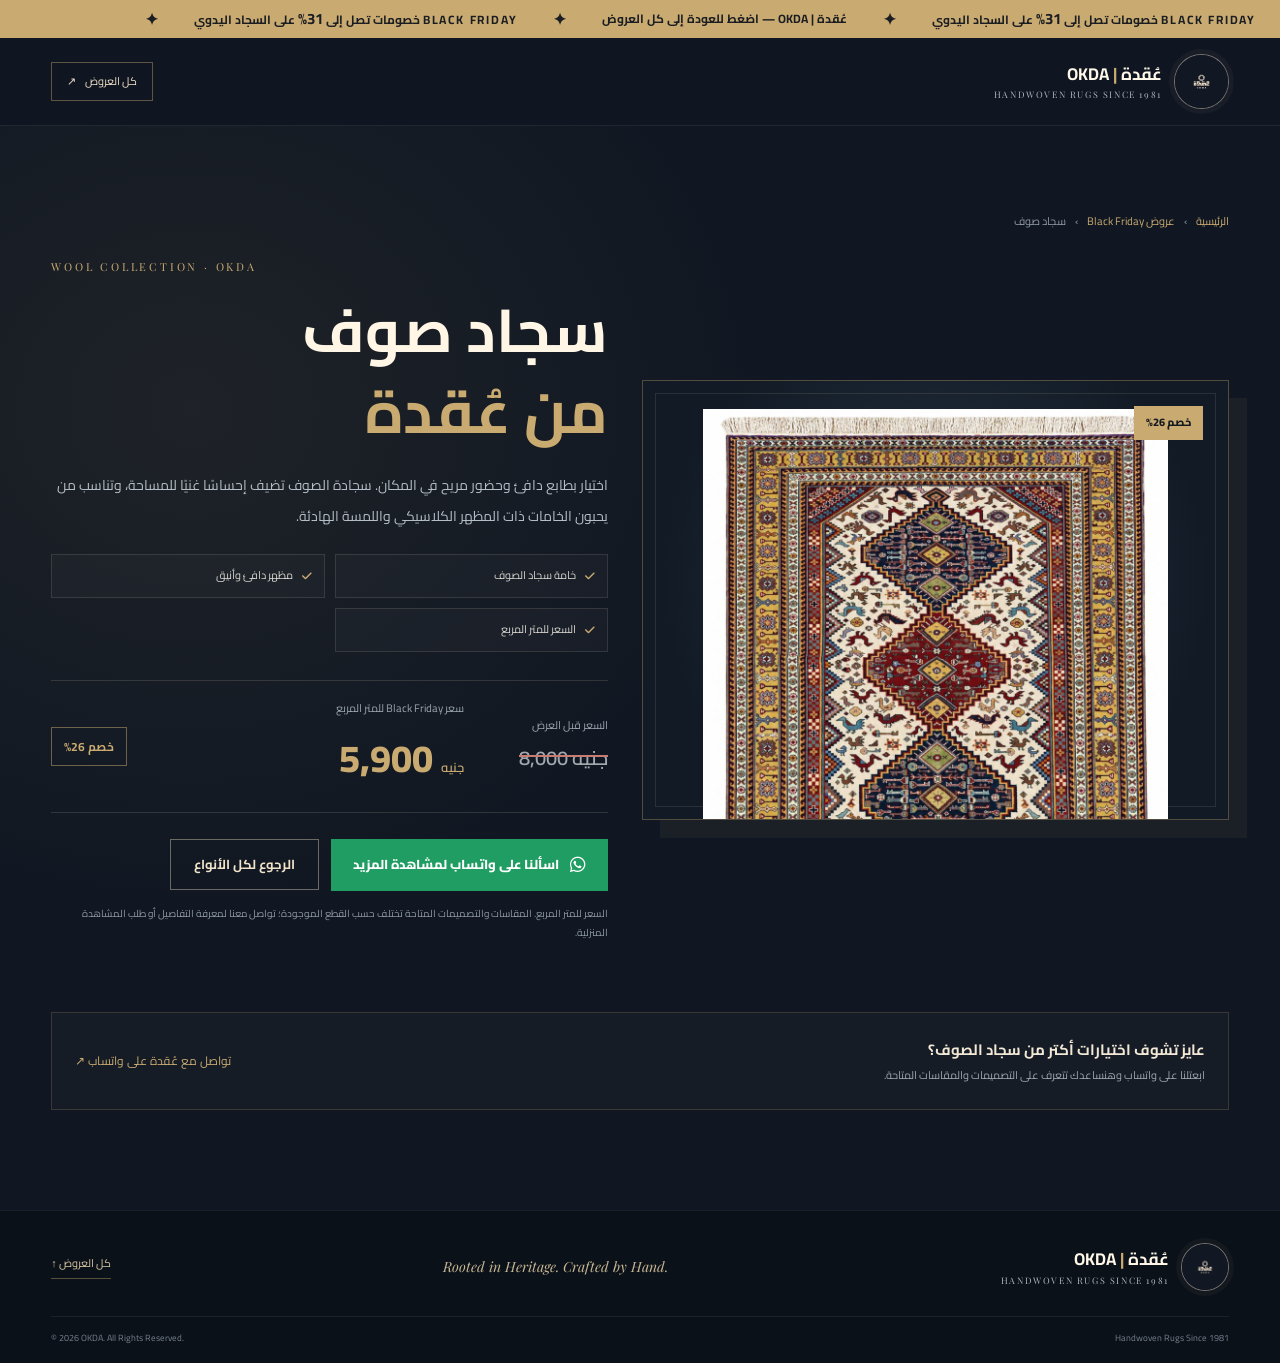
<file: products/wool.html>
<!DOCTYPE html>
<html lang="ar" dir="rtl">
<head>
  <meta charset="UTF-8">
  <meta name="viewport" content="width=device-width, initial-scale=1.0">
  <meta name="theme-color" content="#121823">
  <title>سجاد صوف | عُقدة OKDA - سعر المتر وعروض Black Friday</title>
  <meta name="description" content="اكتشف سجاد صوف من عُقدة OKDA. سعر المتر المربع 5,900 جنيه بدلًا من 8,000 جنيه ضمن عروض Black Friday. تواصل معنا عبر واتساب لمعرفة المقاسات والتفاصيل.">
  <meta name="robots" content="index, follow">
  <link rel="canonical" href="https://alhassan2005.github.io/okda-website/products/wool.html">
  <meta property="og:title" content="سجاد صوف | عُقدة OKDA - سعر المتر وعروض Black Friday">
  <meta property="og:description" content="اكتشف سجاد صوف من عُقدة OKDA. سعر المتر المربع 5,900 جنيه بدلًا من 8,000 جنيه ضمن عروض Black Friday. تواصل معنا عبر واتساب لمعرفة المقاسات والتفاصيل.">
  <meta property="og:type" content="product">
  <meta property="og:url" content="https://alhassan2005.github.io/okda-website/products/wool.html">
  <meta property="og:image" content="https://alhassan2005.github.io/okda-website/images/wool.jpeg">
  <link rel="icon" href="../images/Logo.jpeg">
  <link rel="preconnect" href="https://fonts.googleapis.com">
  <link rel="preconnect" href="https://fonts.gstatic.com" crossorigin>
  <link href="https://fonts.googleapis.com/css2?family=Cairo:wght@400;500;600;700;800&family=Playfair+Display:wght@500;600;700&display=swap" rel="stylesheet">
  <link rel="stylesheet" href="https://cdnjs.cloudflare.com/ajax/libs/font-awesome/6.7.2/css/all.min.css">
  <link rel="stylesheet" href="../style.css">
</head>
<body class="product-page">
  <a class="sale-ribbon" href="../index.html#offers" aria-label="العودة إلى عروض بلاك فرايداي">
    <div class="sale-ribbon__track">
      <span><b>BLACK FRIDAY</b> خصومات تصل إلى <strong>31%</strong> على السجاد اليدوي</span><i>✦</i>
      <span>عُقدة | OKDA — اضغط للعودة إلى كل العروض</span><i>✦</i>
      <span><b>BLACK FRIDAY</b> خصومات تصل إلى <strong>31%</strong> على السجاد اليدوي</span><i>✦</i>
    </div>
  </a>
  <header class="site-header">
    <div class="container header-inner">
      <a href="../index.html" class="brand" aria-label="العودة إلى الصفحة الرئيسية">
        <span class="brand__logo"><img src="../images/Logo.jpeg" alt="شعار عُقدة OKDA"></span>
        <span class="brand__copy"><strong>عُقدة <em>|</em> OKDA</strong><small>HANDWOVEN RUGS SINCE 1981</small></span>
      </a>
      <div class="product-page-header-actions">
        <a class="product-back-link" href="../index.html#offers">كل العروض <span>↗</span></a>
      </div>
    </div>
  </header>

  <main>
    <section class="product-detail">
      <div class="container">
        <nav class="product-breadcrumb" aria-label="مسار الصفحة">
          <a href="../index.html">الرئيسية</a><span>›</span><a href="../index.html#offers">عروض Black Friday</a><span>›</span><span>سجاد صوف</span>
        </nav>
        <div class="product-detail-grid">
          <div class="product-detail-media">
            <span class="product-detail-badge">خصم 26%</span>
            <button type="button" class="product-image-trigger" aria-label="عرض صورة السجادة كاملة"><img src="../images/wool.jpeg" alt="سجادة صوف من مجموعة عُقدة" fetchpriority="high"></button>
          </div>
          <div class="product-detail-copy">
            <p class="section-kicker">WOOL COLLECTION · OKDA</p>
            <h1>سجاد صوف<br><span>من عُقدة</span></h1>
            <p class="product-detail-description">اختيار بطابع دافئ وحضور مريح في المكان. سجادة الصوف تضيف إحساسًا غنيًا للمساحة، وتناسب من يحبون الخامات ذات المظهر الكلاسيكي واللمسة الهادئة.</p>
            <div class="product-detail-highlights">
              <div class="product-detail-highlight"><i class="fa-solid fa-check"></i><span>خامة سجاد الصوف</span></div>
              <div class="product-detail-highlight"><i class="fa-solid fa-check"></i><span>مظهر دافئ وأنيق</span></div>
              <div class="product-detail-highlight"><i class="fa-solid fa-check"></i><span>السعر للمتر المربع</span></div>
            </div>
            <div class="product-detail-prices" aria-label="سعر المتر المربع">
              <div class="product-detail-old"><span>السعر قبل العرض</span><del>8,000 جنيه</del></div>
              <div class="product-detail-current"><span>سعر Black Friday للمتر المربع</span><strong>5,900 <small>جنيه</small></strong></div>
              <div class="product-detail-discount">خصم 26%</div>
            </div>
            <div class="product-detail-actions">
              <a class="product-whatsapp" href="https://wa.me/201222663171?text=%D8%A3%D8%B1%D9%8A%D8%AF%20%D9%85%D8%B9%D8%B1%D9%81%D8%A9%20%D8%AA%D9%81%D8%A7%D8%B5%D9%8A%D9%84%20%D8%B3%D8%AC%D8%A7%D8%AF%D8%A9%20%D8%A7%D9%84%D8%B5%D9%88%D9%81%20%D9%85%D9%86%20%D8%B9%D9%8F%D9%82%D8%AF%D8%A9%20%D9%88%D8%A3%D8%B3%D8%B9%D8%A7%D8%B1%20%D8%A7%D9%84%D9%85%D9%82%D8%A7%D8%B3%D8%A7%D8%AA%20%D8%A7%D9%84%D9%85%D8%AA%D8%A7%D8%AD%D8%A9." target="_blank" rel="noopener noreferrer"><i class="fa-brands fa-whatsapp"></i> اسألنا على واتساب لمشاهدة المزيد</a>
              <a class="button button--ghost" href="../index.html#offers">الرجوع لكل الأنواع</a>
            </div>
            <p class="product-detail-footnote">السعر للمتر المربع. المقاسات والتصميمات المتاحة تختلف حسب القطع الموجودة؛ تواصل معنا لمعرفة التفاصيل أو طلب المشاهدة المنزلية.</p>
          </div>
        </div>
        <div class="product-more">
          <div><strong>عايز تشوف اختيارات أكتر من سجاد الصوف؟</strong><p>ابعتلنا على واتساب وهنساعدك تتعرف على التصميمات والمقاسات المتاحة.</p></div>
          <a href="https://wa.me/201222663171?text=%D8%A3%D8%B1%D9%8A%D8%AF%20%D9%85%D8%B9%D8%B1%D9%81%D8%A9%20%D8%AA%D9%81%D8%A7%D8%B5%D9%8A%D9%84%20%D8%B3%D8%AC%D8%A7%D8%AF%D8%A9%20%D8%A7%D9%84%D8%B5%D9%88%D9%81%20%D9%85%D9%86%20%D8%B9%D9%8F%D9%82%D8%AF%D8%A9%20%D9%88%D8%A3%D8%B3%D8%B9%D8%A7%D8%B1%20%D8%A7%D9%84%D9%85%D9%82%D8%A7%D8%B3%D8%A7%D8%AA%20%D8%A7%D9%84%D9%85%D8%AA%D8%A7%D8%AD%D8%A9." target="_blank" rel="noopener noreferrer">تواصل مع عُقدة على واتساب ↗</a>
        </div>
      </div>
    </section>
  </main>
  <footer class="site-footer">
    <div class="container footer-top">
      <a href="../index.html" class="brand brand--footer"><span class="brand__logo"><img src="../images/Logo.jpeg" alt="شعار عُقدة"></span><span class="brand__copy"><strong>عُقدة <em>|</em> OKDA</strong><small>HANDWOVEN RUGS SINCE 1981</small></span></a>
      <p>Rooted in Heritage. Crafted by Hand.</p>
      <a href="../index.html#offers" class="back-top">كل العروض ↑</a>
    </div>
    <div class="container footer-bottom"><span>© 2026 OKDA. All Rights Reserved.</span><span>Handwoven Rugs Since 1981</span></div>
  </footer>
  <script src="../script.js"></script>
</body>
</html>
</file>
<file: style.css>
:root{--night:#101722;--night-2:#151f2b;--night-3:#1d2937;--cream:#f0e3c9;--cream-2:#dfc99e;--gold:#c9aa70;--ink:#151a20;--text:#eae8e1;--muted:#aab1b8;--line:rgba(240,227,201,.18);--container:1220px;--ease:cubic-bezier(.2,.75,.25,1)}
*{box-sizing:border-box;margin:0;padding:0}html{scroll-behavior:smooth;scroll-padding-top:100px}body{font-family:"Cairo",sans-serif;background:var(--night);color:var(--text);line-height:1.8;overflow-x:hidden}body.nav-open{overflow:hidden}a{color:inherit;text-decoration:none}button{font:inherit}img{display:block;max-width:100%}.container{width:min(92%,var(--container));margin-inline:auto}.section-pad{padding:112px 0}.scroll-progress{position:fixed;z-index:2000;top:0;right:0;height:3px;width:0;background:linear-gradient(90deg,var(--gold),#fff0c9);box-shadow:0 0 16px rgba(201,170,112,.7)}
/* Top sale ticker */
.sale-ribbon{height:38px;text-decoration:none;cursor:pointer;overflow:hidden;display:flex;align-items:center;background:var(--gold);color:#1a1d22;white-space:nowrap;position:relative;z-index:1100}.sale-ribbon__track{display:flex;align-items:center;gap:36px;min-width:max-content;animation:marquee 34s linear infinite;padding-inline:24px;font-size:12px;font-weight:700}.sale-ribbon__track b{letter-spacing:1.8px}.sale-ribbon__track strong{font-size:15px}.sale-ribbon__track i{font-style:normal;font-size:16px}@keyframes marquee{to{transform:translateX(-50%)}}
/* Header */
.site-header{height:88px;position:sticky;top:0;z-index:1050;background:rgba(16,23,34,.9);backdrop-filter:blur(18px);border-bottom:1px solid rgba(255,255,255,.07);transition:background .3s,height .3s}.site-header.is-scrolled{height:76px;background:rgba(16,23,34,.97)}.header-inner{height:100%;display:flex;align-items:center;justify-content:space-between;gap:26px}.brand{display:flex;align-items:center;gap:12px;flex-shrink:0}.brand__logo{width:55px;height:55px;border-radius:50%;overflow:hidden;border:1px solid rgba(240,227,201,.45);background:#101722;box-shadow:0 0 0 5px rgba(240,227,201,.035)}.brand__logo img{width:100%;height:100%;object-fit:contain}.brand__copy{display:flex;flex-direction:column;line-height:1.35}.brand__copy strong{font-size:17px;color:#fff7e8;font-weight:700}.brand__copy em{font-style:normal;color:var(--gold)}.brand__copy small{font:9px "Playfair Display",serif;letter-spacing:1.6px;direction:ltr;color:#aeb4bc;margin-top:3px}.main-nav{display:flex;align-items:center;gap:clamp(14px,2vw,29px)}.main-nav a{font-size:12px;color:#d0d2d4;position:relative;transition:color .25s}.main-nav a:after{content:"";position:absolute;right:0;bottom:-9px;width:0;height:1px;background:var(--gold);transition:width .25s}.main-nav a:hover{color:var(--cream)}.main-nav a:hover:after{width:100%}.header-cta{border:1px solid rgba(201,170,112,.6);padding:9px 16px;color:var(--cream);font-size:12px;transition:.3s;white-space:nowrap}.header-cta span{color:var(--gold);margin-right:8px}.header-cta:hover{background:var(--gold);color:#151a20}.header-cta:hover span{color:#151a20}.menu-toggle{display:none;border:1px solid var(--line);background:transparent;width:43px;height:43px;padding:10px;cursor:pointer}.menu-toggle span{height:1px;background:var(--cream);display:block;margin:5px 0;transition:.25s}
/* Hero */
.hero{min-height:690px;position:relative;overflow:hidden;display:flex;align-items:center;background:radial-gradient(ellipse at 72% 48%,rgba(128,105,67,.14),transparent 38%),linear-gradient(120deg,#101722 0%,#141e2a 58%,#101722 100%);padding:70px 0 84px}.hero:after{content:"";position:absolute;inset:0;pointer-events:none;opacity:.12;background-image:url("data:image/svg+xml,%3Csvg viewBox='0 0 180 180' xmlns='http://www.w3.org/2000/svg'%3E%3Cfilter id='n'%3E%3CfeTurbulence type='fractalNoise' baseFrequency='.85' numOctaves='3' stitchTiles='stitch'/%3E%3C/filter%3E%3Crect width='100%25' height='100%25' filter='url(%23n)' opacity='.2'/%3E%3C/svg%3E")}.hero-layout{display:grid;grid-template-columns:1.02fr .98fr;align-items:center;gap:64px;position:relative;z-index:2}.hero-copy{padding-block:30px}.eyebrow,.section-kicker{font:11px "Playfair Display",serif;letter-spacing:2.8px;color:var(--gold);direction:ltr}.eyebrow{display:flex;align-items:center;gap:12px}.eyebrow span{width:35px;height:1px;background:var(--gold)}.hero h1{font-size:clamp(48px,6.1vw,82px);line-height:1.25;font-weight:700;letter-spacing:-1.7px;color:#fff8e9;margin:23px 0}.hero h1 span{color:var(--gold)}.hero-lead{max-width:550px;color:#bbc1c8;font-size:16px;line-height:2.1}.hero-actions{display:flex;align-items:center;gap:14px;flex-wrap:wrap;margin-top:32px}.button{display:inline-flex;align-items:center;justify-content:center;gap:15px;padding:13px 23px;min-height:50px;font-size:13px;font-weight:700;transition:transform .3s,background .3s,border-color .3s}.button:hover{transform:translateY(-4px)}.button--gold{background:var(--gold);color:#171b20}.button--gold:hover{background:#e0c28c}.button--ghost{border:1px solid rgba(240,227,201,.4);color:var(--cream)}.button--ghost:hover{background:rgba(240,227,201,.08)}.hero-proof{display:flex;gap:32px;margin-top:55px}.hero-proof div{display:flex;flex-direction:column;padding-right:22px;border-right:1px solid var(--line)}.hero-proof div:first-child{border:0;padding-right:0}.hero-proof strong{font:22px "Playfair Display",serif;color:var(--cream)}.hero-proof span{color:#969faa;font-size:10px;margin-top:2px}.hero-art{position:relative;min-height:510px;display:grid;place-items:center;isolation:isolate}.hero-art__halo{position:absolute;width:min(92%,520px);aspect-ratio:1;border:1px solid rgba(201,170,112,.25);border-radius:50%;box-shadow:0 0 0 28px rgba(201,170,112,.025),0 0 0 58px rgba(201,170,112,.018);animation:halo 7s ease-in-out infinite}.hero-art__frame{position:relative;width:min(82%,440px);height:430px;padding:13px;border:1px solid rgba(201,170,112,.55);background:rgba(255,255,255,.025);box-shadow:0 30px 90px rgba(0,0,0,.42);transform:rotate(2deg);animation:float 7s ease-in-out infinite}.hero-art__frame:before{content:"";position:absolute;inset:6px;border:1px solid rgba(240,227,201,.12);pointer-events:none;z-index:2}.hero-art__main{width:100%;height:100%;object-fit:contain;background:#18202b}.hero-art__tag{position:absolute;bottom:41px;right:-5px;background:#e9dec9;color:#222831;padding:17px 22px 15px;display:flex;flex-direction:column;line-height:1.5;box-shadow:0 14px 35px #080d14}.hero-art__tag span{font:9px "Playfair Display",serif;letter-spacing:2px}.hero-art__tag strong{font:13px "Playfair Display",serif;letter-spacing:1px}.hero-art__tag small{font:8px "Playfair Display",serif;letter-spacing:1.4px;margin-top:6px}.hero-art__stamp{position:absolute;top:50px;left:4px;width:90px;height:90px;border:1px solid rgba(201,170,112,.55);border-radius:50%;display:flex;flex-direction:column;justify-content:center;align-items:center;color:var(--cream);background:rgba(16,23,34,.8);transform:rotate(-12deg)}.hero-art__stamp span{font:20px "Playfair Display",serif;letter-spacing:2px}.hero-art__stamp small{font:8px "Playfair Display",serif;letter-spacing:1px;color:var(--gold)}.hero-art__mini{position:absolute;width:112px;height:100px;padding:5px;background:#d9c9a7;border:1px solid rgba(255,255,255,.3);box-shadow:0 15px 35px rgba(0,0,0,.35);z-index:3}.hero-art__mini img{width:100%;height:100%;object-fit:contain;background:#17212e}.hero-art__mini--top{top:35px;right:0;transform:rotate(8deg);animation:float 6s ease-in-out infinite reverse}.hero-art__mini--bottom{bottom:20px;left:0;transform:rotate(-8deg);animation:float 8s ease-in-out infinite}.hero-orbit{position:absolute;border:1px solid rgba(201,170,112,.09);border-radius:50%;pointer-events:none}.hero-orbit--one{width:680px;height:680px;top:-340px;right:-260px}.hero-orbit--two{width:440px;height:440px;bottom:-300px;left:-160px}.scroll-cue{position:absolute;bottom:22px;left:50%;transform:translateX(-50%);display:flex;align-items:center;gap:11px;color:#9299a2;font-size:10px;z-index:3}.scroll-cue span{height:31px;width:18px;border:1px solid var(--gold);border-radius:20px;position:relative}.scroll-cue span:after{content:"";position:absolute;width:3px;height:6px;top:6px;left:6px;background:var(--gold);border-radius:5px;animation:scrollDot 1.5s infinite}@keyframes scrollDot{to{transform:translateY(10px);opacity:0}}@keyframes float{0%,100%{translate:0 0}50%{translate:0 -13px}}@keyframes halo{0%,100%{transform:scale(1);opacity:.75}50%{transform:scale(1.04);opacity:1}}
.craft-strip{height:58px;overflow:hidden;background:#202936;border-block:1px solid rgba(201,170,112,.18);display:flex;align-items:center}.craft-strip__track{display:flex;align-items:center;gap:34px;min-width:max-content;animation:marquee 44s linear infinite;color:#e3d2b2;font:11px "Playfair Display",serif;letter-spacing:2.2px}.craft-strip__track b{color:var(--gold);font-size:17px}
/* Story */
.story-section{background:#141e29}.story-grid{display:grid;grid-template-columns:1.02fr .98fr;align-items:center;gap:clamp(45px,7vw,105px)}.story-media{position:relative;padding:0 0 28px 28px}.story-slider{height:430px;aspect-ratio:16/10;position:relative;overflow:hidden;background:#0f1721;border:1px solid rgba(201,170,112,.34);box-shadow:20px 20px 0 rgba(201,170,112,.07)}.story-slider img{position:absolute;inset:0;width:100%;height:100%;object-fit:contain;opacity:0;transition:opacity 1s ease;background:#101722}.story-slider img.active{opacity:1}.story-media__caption{position:absolute;bottom:0;left:0;right:28px;background:rgba(12,18,27,.94);border:1px solid var(--line);padding:13px 18px;display:flex;align-items:center;justify-content:space-between}.story-media__caption span{font:10px "Playfair Display",serif;color:var(--gold);direction:ltr}.story-media__caption strong{font-size:13px;color:#f5ead5}.story-media__seal{position:absolute;top:20px;left:-14px;background:var(--gold);color:#171c22;width:76px;height:76px;border-radius:50%;display:flex;flex-direction:column;align-items:center;justify-content:center;font:19px "Playfair Display",serif;box-shadow:0 8px 28px rgba(0,0,0,.28);transform:rotate(-12deg)}.story-media__seal span{font-size:9px;letter-spacing:2px}.story-copy h2,.section-head h2,.offers-heading h2,.contact-copy h2{font-size:clamp(35px,4.1vw,56px);line-height:1.35;color:#fff6e5;margin:16px 0 25px}.story-copy h2 span,.section-head h2 span,.offers-heading h2 span,.contact-copy h2 span{color:var(--gold)}.story-copy>p:not(.section-kicker){color:#b4bbc2;font-size:14px;line-height:2.1;margin-bottom:17px}.story-signature{margin:27px 0 26px;display:flex;flex-direction:column;direction:ltr;text-align:right;color:var(--cream);font:italic 17px "Playfair Display",serif}.text-link{display:inline-flex;align-items:center;gap:13px;font-size:12px;color:var(--gold);border-bottom:1px solid rgba(201,170,112,.45);padding-bottom:8px}.text-link i{transition:transform .25s}.text-link:hover i{transform:translateX(-5px)}
/* Price cards */
.offers-section{position:relative;overflow:hidden;background:linear-gradient(135deg,#1a2430,#111923 65%);border-block:1px solid rgba(201,170,112,.16)}.offers-glow{position:absolute;top:-300px;left:-180px;width:650px;height:650px;border-radius:50%;background:radial-gradient(circle,rgba(201,170,112,.12),transparent 68%);pointer-events:none}.offers-container{position:relative;z-index:1}.offers-heading{max-width:680px;margin-bottom:48px}.offers-title-line{display:flex;align-items:center;gap:36px}.offers-heading h2{margin:15px 0 12px}.discount-seal{width:106px;height:106px;flex-shrink:0;border:1px solid var(--gold);border-radius:50%;display:flex;align-items:center;justify-content:center;gap:5px;transform:rotate(-10deg);background:rgba(201,170,112,.07)}.discount-seal strong{font:27px "Playfair Display",serif;color:var(--gold)}.discount-seal span{font-size:10px;line-height:1.3;color:#e7ddca}.offers-heading>p:not(.section-kicker){color:#b1bac3;font-size:13px;max-width:530px}.offer-note{display:inline-flex;align-items:center;gap:9px;color:var(--gold);font-size:11px;margin-top:18px}.price-grid{display:grid;grid-template-columns:repeat(4,1fr);gap:17px}.price-card{background:#101924;border:1px solid rgba(240,227,201,.12);transition:transform .35s,border-color .35s,box-shadow .35s;min-width:0}.price-card:hover{transform:translateY(-8px);border-color:rgba(201,170,112,.6);box-shadow:0 20px 45px rgba(0,0,0,.23)}.price-card--featured{border-color:rgba(201,170,112,.64);box-shadow:inset 0 0 0 1px rgba(201,170,112,.1)}.price-card__image{height:188px;position:relative;display:grid;place-items:center;background:#1a2531;padding:8px;overflow:hidden}.price-card__image img{width:100%;height:100%;object-fit:contain;transition:transform .6s}.price-card:hover .price-card__image img{transform:scale(1.045)}.price-card__image>span{position:absolute;top:10px;right:12px;font:10px "Playfair Display",serif;color:#f7e8c8;background:rgba(11,17,25,.7);border:1px solid rgba(240,227,201,.28);padding:3px 7px}.price-card__image>b{position:absolute;left:10px;top:10px;color:#15191e;background:var(--gold);padding:4px 8px;font-size:9px}.price-card__body{padding:17px 17px 19px}.price-card__type{font:9px "Playfair Display",serif;letter-spacing:1.4px;color:var(--gold);direction:ltr;text-align:right}.price-card h3{font-size:17px;color:#f6ecda;margin:4px 0 13px;min-height:30px}.price-card__price{display:flex;align-items:flex-end;justify-content:space-between;gap:10px;flex-wrap:wrap;border-top:1px solid rgba(255,255,255,.08);padding-top:12px}.price-card__old-price{display:flex;flex-direction:column;gap:1px;color:#8e9aa5;font-size:10px}.price-card__old-price del{font:600 15px "Cairo",sans-serif;color:#a3a8ae;text-decoration:line-through;text-decoration-color:#c77c72;text-decoration-thickness:2px;direction:ltr}.price-card__current-price{display:flex;flex-direction:column;align-items:flex-start;gap:1px}.price-card__current-price strong{font:700 25px "Cairo",sans-serif;color:var(--gold);direction:ltr}.price-card__current-price strong small{font-size:11px;font-weight:500}.price-card__current-price>span{font-size:10px;color:#9ba5b0}.price-card__fine{font-size:10px;color:#8e9aa5;margin-top:2px}.price-card__body>a{display:flex;align-items:center;justify-content:space-between;margin-top:15px;padding-top:11px;border-top:1px solid rgba(255,255,255,.08);font-size:11px;color:#e7dcc5}.price-card__body>a i{color:var(--gold);font-style:normal;transition:transform .25s}.price-card__body>a:hover i{transform:translateX(-5px)}.prices-disclaimer{margin-top:22px;color:#84909d;font-size:10px}
/* Experience */
.experience-section{background:#141e29}.section-head--center{display:block;text-align:center}.section-head--center>p{max-width:520px;margin:12px auto 0}.experience-grid{display:grid;grid-template-columns:repeat(3,1fr);gap:17px;margin-top:54px}.experience-card{position:relative;min-height:280px;padding:30px 27px;border:1px solid var(--line);background:linear-gradient(145deg,rgba(255,255,255,.035),rgba(255,255,255,.008));overflow:hidden;transition:transform .35s,border-color .35s}.experience-card:hover{transform:translateY(-7px);border-color:rgba(201,170,112,.6)}.experience-card__number{position:absolute;left:24px;top:18px;color:#677380;font:12px "Playfair Display",serif}.experience-card__icon{width:52px;height:52px;display:grid;place-items:center;border:1px solid rgba(201,170,112,.42);color:var(--gold);font-size:19px;margin-bottom:24px}.experience-card h3{font-size:18px;color:#f1e7d6;margin-bottom:8px}.experience-card p{font-size:12px;color:#aab4bf;line-height:2}.experience-card small{display:block;margin-top:20px;font:9px "Playfair Display",serif;letter-spacing:1.8px;color:var(--gold);direction:ltr;text-align:right}
/* Statement */
.statement-section{position:relative;overflow:hidden;padding:125px 0;text-align:center;background:radial-gradient(ellipse at 50% 100%,rgba(201,170,112,.14),transparent 58%),#101722}.statement-pattern{position:absolute;inset:0;opacity:.11;background-image:repeating-linear-gradient(45deg,transparent 0 28px,rgba(201,170,112,.22) 29px 30px),repeating-linear-gradient(-45deg,transparent 0 28px,rgba(201,170,112,.18) 29px 30px);mask-image:linear-gradient(to bottom,transparent,#000 35%,#000 70%,transparent)}.statement-content{position:relative}.statement-content h2{font-size:clamp(38px,6vw,72px);line-height:1.35;color:#f8efdf;margin:22px 0 32px}.statement-content h2 span{color:var(--gold)}
/* Contact */
.contact-section{background:#141e29}.contact-panel{display:grid;grid-template-columns:1fr .85fr;gap:85px;align-items:center;padding:65px clamp(25px,6vw,75px);border:1px solid rgba(201,170,112,.3);background:linear-gradient(120deg,rgba(201,170,112,.045),transparent 65%);position:relative}.contact-panel:before{content:"OKDA";position:absolute;left:25px;bottom:0;font:clamp(60px,10vw,130px) "Playfair Display",serif;letter-spacing:8px;color:rgba(240,227,201,.025);pointer-events:none}.contact-copy h2{margin-bottom:16px}.contact-copy>p:not(.section-kicker){color:#aeb7c0;font-size:13px;max-width:470px}.contact-promise{display:flex;align-items:center;gap:10px;margin-top:24px;color:var(--gold);font-size:11px}.contact-links{display:flex;flex-direction:column;gap:11px;position:relative;z-index:1}.contact-link{display:grid;grid-template-columns:48px 1fr 25px;align-items:center;gap:14px;padding:13px 15px;border:1px solid rgba(240,227,201,.15);background:rgba(9,15,23,.22);transition:background .3s,border .3s,transform .3s}.contact-link:hover{background:rgba(201,170,112,.1);border-color:rgba(201,170,112,.52);transform:translateX(-5px)}.contact-link__icon{width:43px;height:43px;border:1px solid rgba(201,170,112,.4);display:grid;place-items:center;color:var(--gold);font-size:19px}.contact-link>span:nth-child(2){display:flex;flex-direction:column}.contact-link small{font-size:10px;color:#98a3ae}.contact-link strong{font:16px "Playfair Display",serif;color:#f3e8d4;direction:ltr;text-align:right}.contact-link>i{font-size:13px;color:var(--gold)}
/* Footer */
.site-footer{background:#0b1119;border-top:1px solid rgba(255,255,255,.06);padding:32px 0 17px}.footer-top{display:flex;align-items:center;justify-content:space-between;gap:25px;padding-bottom:25px}.brand--footer .brand__logo{width:48px;height:48px}.footer-top>p{font:italic 14px "Playfair Display",serif;color:#c8b894;direction:ltr}.back-top{font-size:11px;color:#d8c7a4;border-bottom:1px solid rgba(201,170,112,.4);padding-bottom:4px}.footer-bottom{border-top:1px solid rgba(255,255,255,.07);padding-top:13px;display:flex;justify-content:space-between;color:#737f8b;font-size:9px;direction:ltr}
/* Reveal and hover motion */
.reveal{opacity:0;transform:translateY(28px);transition:opacity .8s var(--ease),transform .8s var(--ease)}.reveal.is-visible{opacity:1;transform:translateY(0)}.reveal-delay{transition-delay:.14s}
@media(max-width:1100px){.main-nav{gap:13px}.main-nav a{font-size:11px}.header-cta{display:none}.hero-layout{gap:25px}.price-grid{grid-template-columns:repeat(3,1fr)}.hero-art{min-height:460px}.hero-art__frame{height:385px}}
@media(max-width:850px){.section-pad{padding:85px 0}.menu-toggle{display:block}.main-nav{position:fixed;top:126px;right:4%;left:4%;display:none;flex-direction:column;align-items:stretch;gap:0;padding:10px 22px;background:rgba(12,19,29,.98);border:1px solid var(--line);box-shadow:0 20px 50px rgba(0,0,0,.4)}.main-nav.is-open{display:flex}.main-nav a{padding:13px 3px;font-size:13px;border-bottom:1px solid rgba(255,255,255,.06)}.main-nav a:last-child{border:0}.menu-toggle.is-open span:first-child{transform:translateY(6px) rotate(45deg)}.menu-toggle.is-open span:nth-child(2){opacity:0}.menu-toggle.is-open span:last-child{transform:translateY(-6px) rotate(-45deg)}.hero{padding:55px 0 80px}.hero-layout{grid-template-columns:1fr;gap:35px}.hero-copy{max-width:680px}.hero-art{min-height:450px}.hero-art__frame{width:min(70%,430px);height:390px}.story-grid{grid-template-columns:1fr;gap:58px}.story-media{max-width:680px;width:100%;margin:auto}.story-copy{max-width:720px}.price-grid{grid-template-columns:repeat(2,1fr)}.contact-panel{grid-template-columns:1fr;gap:40px}.contact-panel:before{font-size:90px}}
@media(max-width:560px){.sale-ribbon{height:34px}.sale-ribbon__track{font-size:10px;gap:22px}.site-header{height:74px}.site-header.is-scrolled{height:68px}.brand__logo{width:45px;height:45px}.brand__copy strong{font-size:14px}.brand__copy small{font-size:7px}.main-nav{top:108px}.hero{min-height:auto;padding:58px 0 68px}.hero h1{font-size:clamp(38px,11vw,54px);letter-spacing:-.8px}.hero-lead{font-size:13px}.hero-proof{gap:13px;margin-top:38px}.hero-proof div{padding-right:12px}.hero-proof strong{font-size:17px}.hero-proof span{font-size:9px}.hero-art{min-height:350px}.hero-art__frame{width:72%;height:310px;padding:8px}.hero-art__halo{width:90%}.hero-art__mini{width:75px;height:70px;padding:3px}.hero-art__mini--top{top:23px}.hero-art__mini--bottom{bottom:10px}.hero-art__tag{bottom:22px;right:-5px;padding:10px 13px}.hero-art__tag strong{font-size:10px}.hero-art__stamp{width:65px;height:65px;top:18px}.hero-art__stamp span{font-size:15px}.hero-art__stamp small{font-size:7px}.scroll-cue{bottom:12px}.craft-strip{height:48px}.story-slider{height:auto;aspect-ratio:16/10}.story-media__caption{right:28px;padding:10px 12px}.story-media__caption strong{font-size:11px}.story-media__seal{width:61px;height:61px;font-size:15px;left:-7px}.story-copy h2,.section-head h2,.offers-heading h2,.contact-copy h2{font-size:36px}.section-head{display:block;margin-bottom:32px}.section-head>p{margin-top:12px}.offers-title-line{gap:16px}.discount-seal{width:83px;height:83px}.discount-seal strong{font-size:22px}.discount-seal span{font-size:8px}.price-grid{grid-template-columns:1fr;gap:14px}.price-card{display:grid;grid-template-columns:40% 60%;align-items:stretch}.price-card__image{height:auto;min-height:175px}.price-card__body{padding:13px 12px}.price-card h3{font-size:15px;min-height:0;margin:3px 0 9px}.price-card__current-price strong{font-size:20px}.price-card__current-price>span{font-size:9px}.price-card__old-price del{font-size:13px}.price-card__fine{font-size:9px}.price-card__body>a{font-size:10px;margin-top:10px;padding-top:8px}.experience-grid{grid-template-columns:1fr;gap:12px;margin-top:35px}.experience-card{min-height:235px;padding:24px}.statement-section{padding:85px 0}.statement-content h2{font-size:39px}.contact-panel{padding:36px 20px;gap:30px}.contact-link{grid-template-columns:42px 1fr 20px;padding:11px}.contact-link__icon{width:38px;height:38px}.footer-top{flex-wrap:wrap}.footer-top>p{width:100%;order:3}.footer-bottom{gap:12px;flex-wrap:wrap}}
@media(prefers-reduced-motion:reduce){*,*:before,*:after{scroll-behavior:auto!important;animation-duration:.01ms!important;animation-iteration-count:1!important;transition-duration:.01ms!important}.reveal{opacity:1;transform:none}}

.sale-ribbon:focus-visible{outline:3px solid #fff;outline-offset:3px}.sale-ribbon:hover .sale-ribbon__track{animation-play-state:paused}


/* Product detail pages */
.price-card{display:block;color:inherit;text-decoration:none}
.price-card__detail{display:flex;align-items:center;justify-content:space-between;margin-top:15px;padding-top:11px;border-top:1px solid rgba(255,255,255,.08);font-size:11px;color:#e7dcc5}
.price-card__detail i{color:var(--gold);font-style:normal;transition:transform .25s}
.price-card:hover .price-card__detail i{transform:translateX(-5px)}
.price-card:focus-visible{outline:2px solid var(--gold);outline-offset:4px}
.product-page{min-height:100vh;background:radial-gradient(ellipse at 15% 30%,rgba(201,170,112,.08),transparent 38%),var(--night)}
.product-page .site-header{position:sticky}
.product-page-header-actions{display:flex;align-items:center;gap:12px}
.product-back-link{display:inline-flex;align-items:center;gap:9px;padding:9px 15px;border:1px solid rgba(201,170,112,.42);color:var(--cream);font-size:11px;transition:background .25s,border-color .25s}
.product-back-link:hover{background:rgba(201,170,112,.1);border-color:var(--gold)}
.product-detail{padding:clamp(42px,7vw,86px) 0 100px}
.product-breadcrumb{display:flex;align-items:center;gap:9px;color:#8f9aa6;font-size:11px;margin-bottom:27px}
.product-breadcrumb a{color:var(--gold)}
.product-detail-grid{display:grid;grid-template-columns:minmax(0,1fr) minmax(0,1fr);gap:clamp(28px,5vw,76px);align-items:center}
.product-detail-media{position:relative;min-height:440px;aspect-ratio:4/3;display:grid;place-items:center;padding:clamp(14px,2.2vw,28px);background:radial-gradient(circle at 50% 45%,#2a3542,#111a25 72%);border:1px solid rgba(201,170,112,.35);box-shadow:18px 18px 0 rgba(201,170,112,.06);overflow:hidden}
.product-detail-media:before{content:"";position:absolute;inset:12px;border:1px solid rgba(240,227,201,.11);pointer-events:none}
.product-detail-media img{position:relative;width:100%;height:100%;max-height:620px;object-fit:contain;object-position:center;filter:saturate(.96);transition:transform .7s ease}
.product-detail-media:hover img{transform:scale(1.025)}
.product-detail-badge{position:absolute;top:25px;right:25px;z-index:2;background:var(--gold);color:#151a20;padding:7px 12px;font-size:11px;font-weight:800}
.product-detail-copy .section-kicker{margin-bottom:16px}
.product-detail-copy h1{font-size:clamp(36px,5vw,60px);line-height:1.35;color:#fff6e5;margin-bottom:18px}
.product-detail-copy h1 span{color:var(--gold)}
.product-detail-description{max-width:620px;color:#b5bec7;font-size:14px;line-height:2.2;margin-bottom:23px}
.product-detail-highlights{display:grid;grid-template-columns:repeat(2,minmax(0,1fr));gap:10px;margin:22px 0 28px}
.product-detail-highlight{display:flex;align-items:center;gap:9px;padding:11px 12px;border:1px solid rgba(240,227,201,.12);background:rgba(255,255,255,.025);color:#d7d5ce;font-size:11px}
.product-detail-highlight i{color:var(--gold)}
.product-detail-prices{display:flex;align-items:stretch;gap:14px;flex-wrap:wrap;padding:18px 0;border-block:1px solid rgba(240,227,201,.14);margin:24px 0 22px}
.product-detail-old,.product-detail-current{display:flex;flex-direction:column;justify-content:center;gap:3px;min-width:130px}
.product-detail-old span,.product-detail-current span{font-size:11px;color:#9ba5af}
.product-detail-old del{font:600 20px "Cairo",sans-serif;color:#a3a8ae;text-decoration-color:#c77c72;text-decoration-thickness:2px;direction:ltr;text-align:right}
.product-detail-current strong{font:800 clamp(28px,3vw,38px) "Cairo",sans-serif;color:var(--gold);direction:ltr;text-align:right}
.product-detail-current strong small{font-size:13px;font-weight:600}
.product-detail-discount{align-self:center;margin-right:auto;border:1px solid rgba(201,170,112,.5);padding:8px 12px;color:var(--gold);font-size:12px;font-weight:700}
.product-detail-actions{display:flex;align-items:center;gap:12px;flex-wrap:wrap;margin-top:26px}
.product-whatsapp{display:inline-flex;align-items:center;justify-content:center;gap:11px;min-height:52px;padding:13px 22px;background:#1f9d62;color:#fff;font-size:13px;font-weight:800;transition:transform .25s,background .25s}
.product-whatsapp:hover{transform:translateY(-3px);background:#168553}
.product-whatsapp i{font-size:18px}
.product-detail-footnote{margin-top:13px;color:#8e99a4;font-size:10px;line-height:1.9}
.product-more{margin-top:70px;padding:23px;border:1px solid rgba(201,170,112,.2);background:rgba(255,255,255,.02);display:flex;align-items:center;justify-content:space-between;gap:18px}
.product-more strong{display:block;color:#f2e8d5;font-size:15px}
.product-more p{color:#9da7b2;font-size:11px;margin-top:3px}
.product-more a{color:var(--gold);font-size:12px;white-space:nowrap}
@media(max-width:850px){.product-detail-grid{grid-template-columns:1fr}.product-detail-media{min-height:0;aspect-ratio:4/3;max-height:560px}.product-detail-copy{max-width:760px}.product-more{align-items:flex-start;flex-direction:column}}
@media(max-width:560px){.product-detail{padding:35px 0 65px}.product-detail-media{padding:10px;aspect-ratio:1/1;box-shadow:9px 9px 0 rgba(201,170,112,.06)}.product-detail-media:before{inset:7px}.product-detail-badge{top:17px;right:17px}.product-detail-copy h1{font-size:37px}.product-detail-description{font-size:13px}.product-detail-highlights{grid-template-columns:1fr 1fr;gap:7px}.product-detail-highlight{font-size:10px;padding:9px 8px}.product-detail-prices{gap:12px}.product-detail-old,.product-detail-current{min-width:calc(50% - 8px)}.product-detail-old del{font-size:18px}.product-detail-current strong{font-size:28px}.product-detail-discount{margin-right:0}.product-detail-actions{display:grid;grid-template-columns:1fr}.product-detail-actions .button{width:100%}}

/* Keep the linked offer cards in the same two-column layout on small screens. */
@media(max-width:560px){.price-card{display:grid}}


/* Full-size rug image viewer on product detail pages */
.product-detail-media .product-image-trigger {
  position: relative;
  z-index: 1;
  display: grid;
  place-items: center;
  width: 100%;
  height: 100%;
  max-height: 620px;
  padding: 0;
  border: 0;
  background: transparent;
  cursor: zoom-in;
}
.product-detail-media .product-image-trigger img {
  width: 100%;
  height: 100%;
  max-height: 620px;
  object-fit: contain;
  object-position: center;
}
.product-detail-media .product-image-trigger:focus-visible {
  outline: 2px solid var(--gold);
  outline-offset: 5px;
}
.product-image-viewer {
  position: fixed;
  inset: 0;
  z-index: 9999;
  display: grid;
  place-items: center;
  padding: 24px;
  background: rgba(5, 9, 14, .94);
  backdrop-filter: blur(8px);
}
.product-image-viewer[hidden] { display: none; }
.product-image-viewer__image {
  display: block;
  width: auto;
  height: auto;
  max-width: 96vw;
  max-height: 90vh;
  object-fit: contain;
  box-shadow: 0 20px 80px rgba(0, 0, 0, .55);
}
.product-image-viewer__close {
  position: absolute;
  top: max(16px, env(safe-area-inset-top));
  left: max(16px, env(safe-area-inset-left));
  display: grid;
  place-items: center;
  width: 44px;
  height: 44px;
  border: 1px solid rgba(255,255,255,.45);
  border-radius: 50%;
  background: rgba(18, 24, 35, .9);
  color: #fff;
  font-size: 28px;
  line-height: 1;
  cursor: pointer;
}
.product-image-viewer__hint {
  position: absolute;
  right: 50%;
  bottom: max(14px, env(safe-area-inset-bottom));
  transform: translateX(50%);
  color: rgba(255,255,255,.7);
  font-size: 11px;
  text-align: center;
}
@media (max-width: 560px) {
  .product-image-viewer { padding: 12px; }
  .product-image-viewer__image { max-width: 96vw; max-height: 84vh; }
}
</file>
